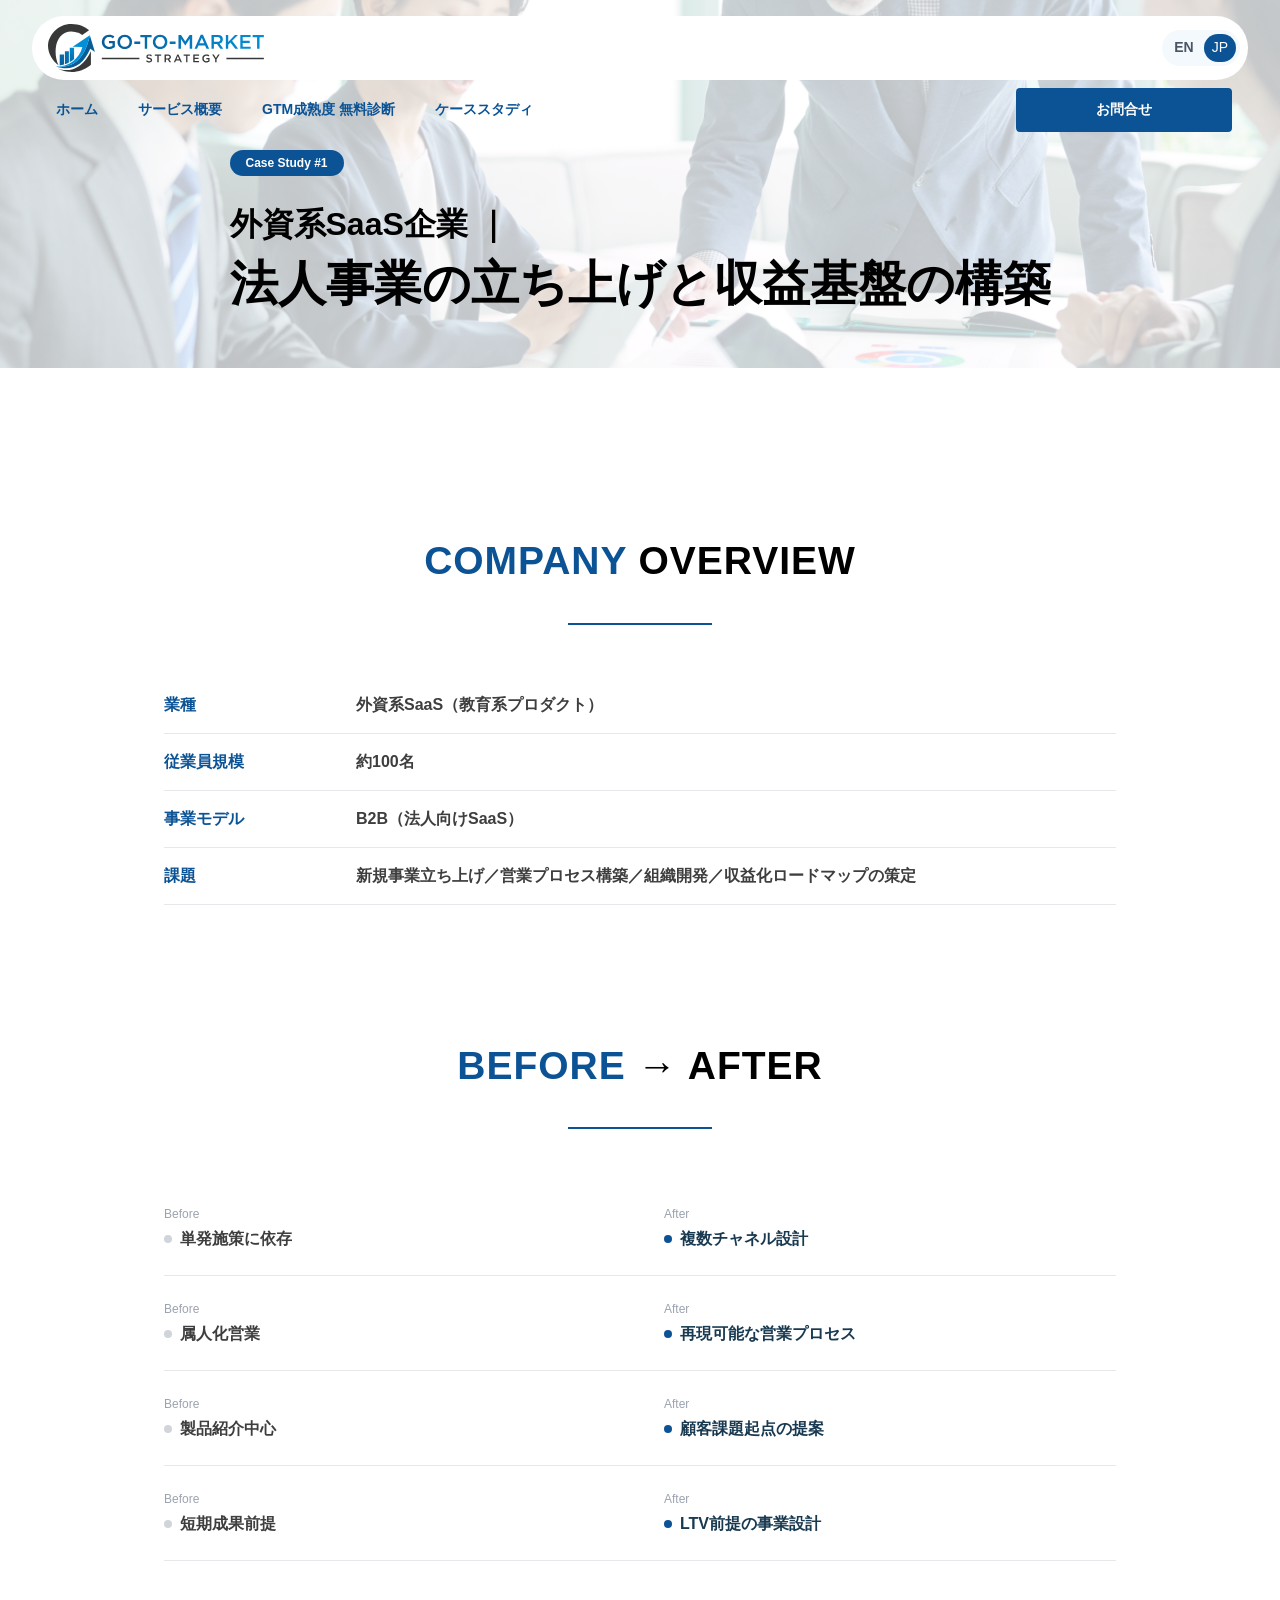
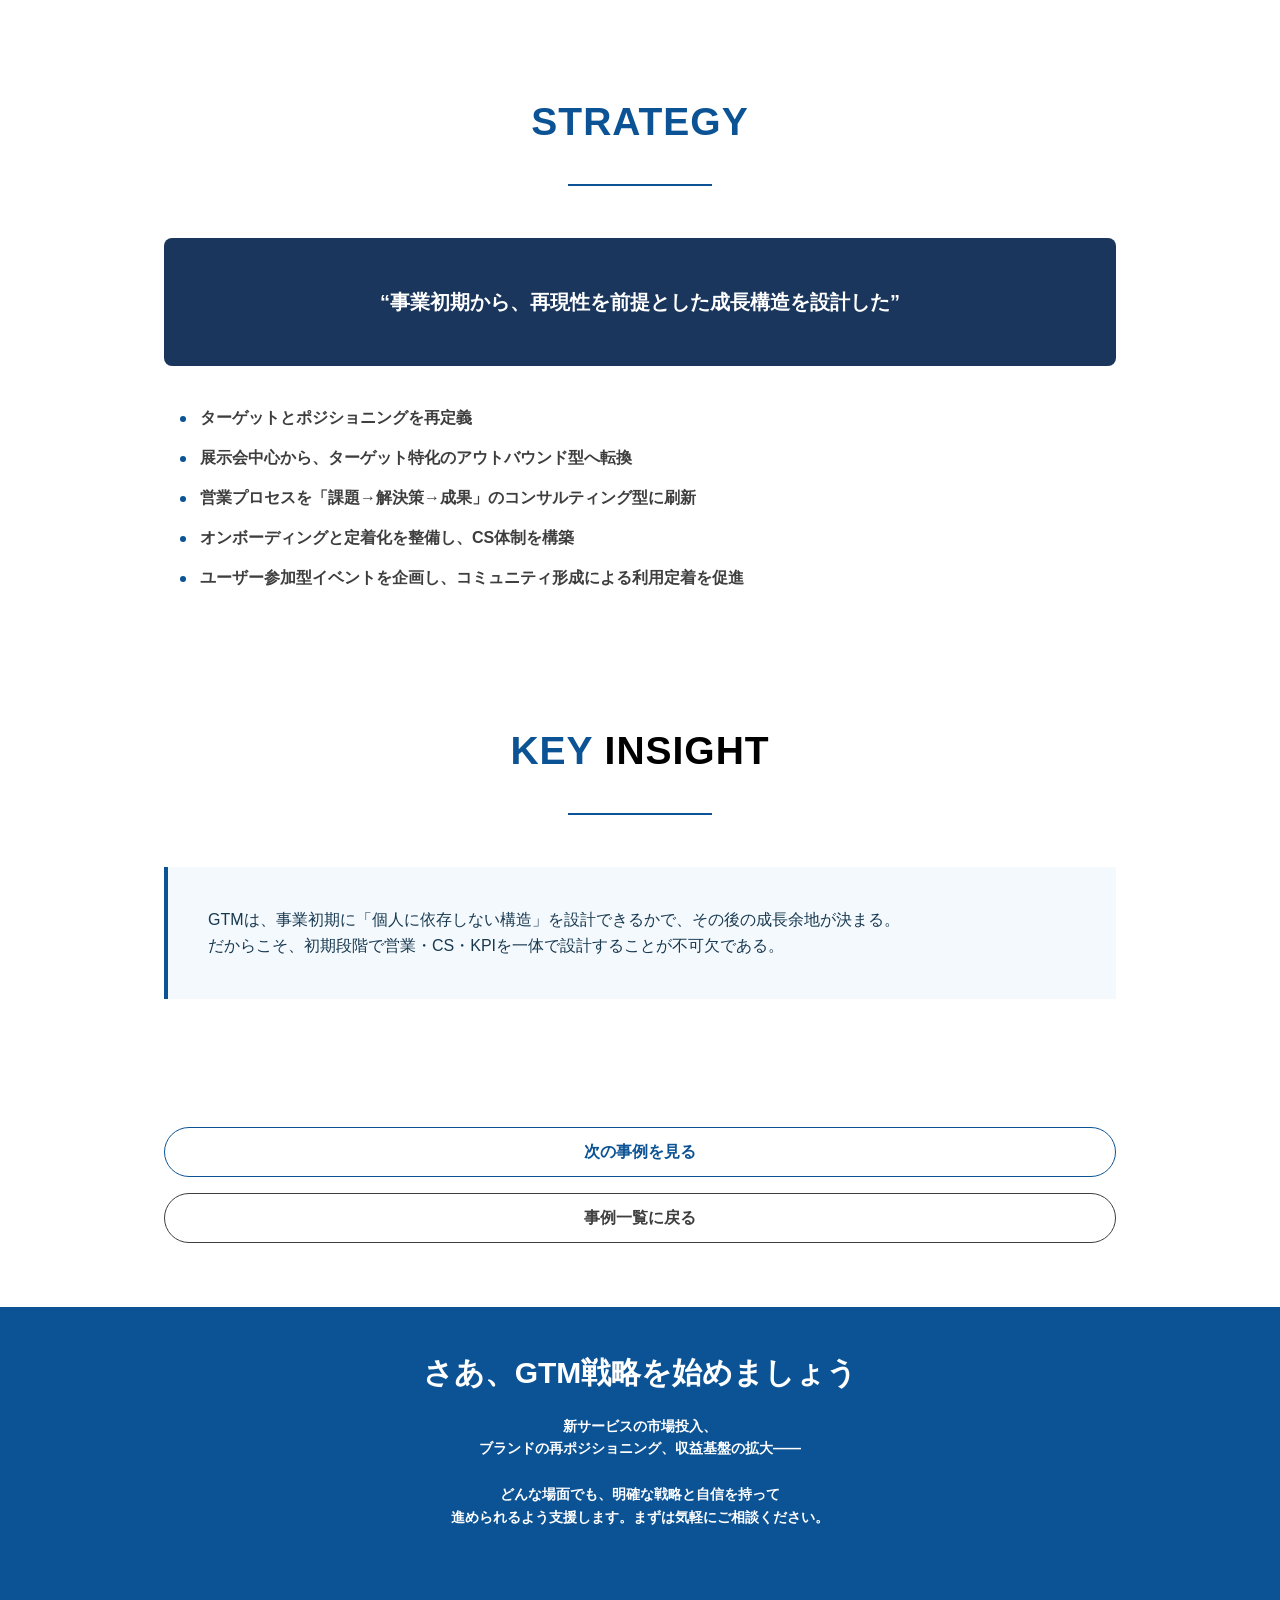
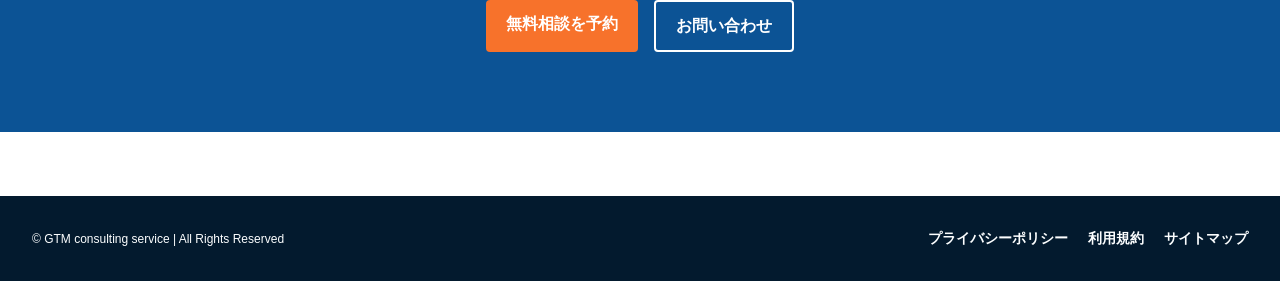
<file: case-study1/index.html>
<!doctype html>
<html lang="ja" class="scroll-smooth">
  <head>
    <script
      async
      src="https://www.googletagmanager.com/gtag/js?id=G-4X7XCBWJZS"
    ></script>
    <script>
      function gtag() {
        dataLayer.push(arguments);
      }
      ((window.dataLayer = window.dataLayer || []),
        gtag("js", new Date()),
        gtag("config", "G-4X7XCBWJZS"));
    </script>
    <meta charset="UTF-8" />
    <meta name="viewport" content="width=device-width,initial-scale=1" />
    <title>Case Study #1 | 株式会社カタリスト</title>
    <meta
      name="description"
      content="外資系SaaS企業の事例。事業初期から再現性のある成長構造を設計し、GTMの土台を構築したケーススタディ。"
    />
    <meta property="og:title" content="Case Study #1 | 株式会社カタリスト" />
    <meta
      property="og:description"
      content="外資系SaaS企業の事例。事業初期から再現性のある成長構造を設計し、GTMの土台を構築したケーススタディ。"
    />
    <meta property="og:type" content="article" />
    <meta property="og:url" content="https://go-to-market.jp/case-study1" />
    <meta
      property="og:image"
      content="https://go-to-market.jp/assets/images/cs_01.webp"
    />
    <meta property="og:site_name" content="Catalyst Inc." />
    <meta name="twitter:card" content="summary_large_image" />
    <meta name="twitter:title" content="Case Study #1 | 株式会社カタリスト" />
    <meta
      name="twitter:description"
      content="外資系SaaS企業の事例。事業初期から再現性のある成長構造を設計し、GTMの土台を構築したケーススタディ。"
    />
    <meta
      name="twitter:image"
      content="https://go-to-market.jp/assets/images/cs_01.webp"
    />
    <meta property="og:locale" content="ja_JP" />
    <link rel="canonical" href="https://go-to-market.jp/case-study1" />
    <link rel="icon" href="/favicon.ico" />
    <link rel="stylesheet" href="../output.min.css" />
    <link rel="stylesheet" href="../custom.css?v=20260227b" />
    <script src="../main.min.js" defer="defer"></script>
  </head>

  <body class="overflow-x-hidden font-bold">
    <div class="m-0 p-0 w-full">
      <div
        class="relative w-full bg-cover bg-center"
        style="
          background-image:
            linear-gradient(
              rgba(255, 255, 255, 0.75),
              rgba(255, 255, 255, 0.75)
            ),
            url(&quot;../assets/images/cs_01.webp&quot;);
        "
      >
        <header
          class="flex flex-col lg:justify-between items-center px-4 sm:px-6 lg:px-8 pt-2 sm:pt-4 text-sm 2xl:text-[17px] md:px-8 w-full max-w-7xl z-1 absolute left-0 right-0 m-auto"
        >
          <div
            class="flex justify-between w-full py-2 pl-4 pr-[50px] lg:pr-2 bg-white rounded-[44px] md:rounded-[50px] relative"
          >
            <h1 class="lg:flex-shrink-0 max-lg:w-full flex">
              <a href="/">
                <img
                  src="../assets/images/logo.svg"
                  alt="Logo"
                  class="h-10 lg:h-12 lg:hidden" />
                <img
                  src="../assets/images/logo.svg"
                  alt="Logo"
                  class="h-10 lg:h-12 max-lg:hidden"
              /></a>
            </h1>
            <div class="flex bg-lightBlue rounded-full p-1 gap-0.5 m-auto mr-0">
              <a
                href="/en/case-study1"
                class="px-2 py-1 text-sm rounded-full text-gray-600 hover:bg-gray-200 hover:text-gray-900 transition-all duration-200"
                >EN </a
              ><a
                href="javascript:void(0)"
                class="px-2 py-1 text-sm font-medium rounded-full bg-blueBrand text-white cursor-default"
                >JP</a
              >
            </div>
            <button
              id="mobile-menu-btn"
              class="lg:hidden flex flex-col justify-center absolute right-[16px] top-[11px] items-center w-8 h-8 space-y-1.5 focus:outline-none"
              aria-label="Toggle menu"
              aria-expanded="false"
              aria-controls="mobile-menu"
            >
              <span
                class="hamburger-line w-6 h-0.5 bg-blueBrand transition-all duration-300"
              ></span>
              <span
                class="hamburger-line w-6 h-0.5 bg-blueBrand transition-all duration-300"
              ></span>
              <span
                class="hamburger-line w-6 h-0.5 bg-blueBrand transition-all duration-300"
              ></span>
            </button>
          </div>
          <div class="flex lg:justify-between items-center w-full px-4">
            <nav
              class="cs-nav hidden lg:flex space-x-4 xl:space-x-7 items-center justify-between w-full pt-2 text-blueBrand"
            >
              <ul class="flex gap-6">
                <li>
                  <a
                    href="/"
                    class="relative inline-block px-2 hover:text-blueText before:content-[''] before:absolute before:-top-1 before:left-1/2 before:-translate-x-1/2 before:w-4 before:h-[1px] before:bg-blueBrand before:opacity-0 hover:before:opacity-100 before:transition focus:outline-none"
                    >ホーム</a
                  >
                </li>
                <li>
                  <a
                    href="/#service"
                    class="relative inline-block px-2 hover:text-blueText before:content-[''] before:absolute before:-top-1 before:left-1/2 before:-translate-x-1/2 before:w-5 before:h-[1px] before:bg-blueBrand before:opacity-0 hover:before:opacity-100 before:transition focus:outline-none"
                    >サービス概要</a
                  >
                </li>
                <li>
                  <a
                    href="/#free"
                    class="relative inline-block px-2 hover:text-blueText before:content-[''] before:absolute before:-top-1 before:left-1/2 before:-translate-x-1/2 before:w-12 before:h-[1px] before:bg-blueBrand before:opacity-0 hover:before:opacity-100 before:transition focus:outline-none"
                    >GTM成熟度 無料診断</a
                  >
                </li>
                <li>
                  <a
                    href="/#case"
                    class="relative inline-block px-2 hover:text-blueText before:content-[''] before:absolute before:-top-1 before:left-1/2 before:-translate-x-1/2 before:w-8 before:h-[1px] before:bg-blueBrand before:opacity-0 hover:before:opacity-100 before:transition focus:outline-none"
                    >ケーススタディ</a
                  >
                </li>
              </ul>
              <div>
                <a
                  href="/#contact"
                  class="hidden sm:block bg-blueBrand hover:bg-cyan-900 py-5 sm:py-3 px-20 sm:px-20 text-white rounded uppercase text-xs sm:text-sm transition-colors duration-200"
                  >お問合せ</a
                >
              </div>
            </nav>
            <div
              id="overlay"
              class="fixed inset-0 bg-black bg-opacity-50 z-40 hidden"
            ></div>
            <div
              id="mobile-menu"
              class="fixed top-0 left-0 h-full w-64 bg-gray-800 transform transition-transform duration-300 ease-in-out z-50 -translate-x-full"
            >
              <button
                id="close-menu-btn"
                class="absolute top-4 right-4 text-white text-2xl focus:outline-none"
              >
                ✕
              </button>
              <nav class="cs-mobile-menu flex flex-col py-4">
                <a
                  href="/"
                  class="block px-4 py-3 text-white hover:text-blueText hover:bg-gray-700 transition-all duration-200 border-b border-gray-700"
                  >ホーム</a
                >
                <a
                  href="/#service"
                  class="block px-4 py-3 text-white hover:text-blueText hover:bg-gray-700 transition-all duration-200 border-b border-gray-700"
                  >サービス概要</a
                >
                <a
                  href="/#free"
                  class="block px-4 py-3 text-white hover:text-blueText hover:bg-gray-700 transition-all duration-200 border-b border-gray-700"
                  >GTM成熟度 無料診断</a
                >
                <a
                  href="/#case"
                  class="block px-4 py-3 text-white hover:text-blueText hover:bg-gray-700 transition-all duration-200"
                  >ケーススタディ</a
                >
                <a
                  href="/#contact"
                  class="bg-blueBrand hover:bg-cyan-900 py-3 px-4 mx-4 mt-4 text-white rounded uppercase text-center transition-colors duration-200"
                  >お問合せ</a
                >
              </nav>
            </div>
          </div>
        </header>
        <!-- Hero Section -->
        <section class="cs-hero pt-[160px] md:pt-[240px]">
          <div class="cs-hero__inner">
            <span class="cs-hero__badge">Case Study #1</span>
            <h1 class="cs-hero__title">
              <span class="cs-hero__title-main">外資系SaaS企業 ｜ </span
              ><span class="cs-hero__title-sub"
                >法人事業の立ち上げと収益基盤の構築</span
              >
            </h1>
          </div>
        </section>
      </div>

      <main class="page-content page-content--cs">
        <div class="cs-container px-6 py-16 md:py-24">
          <!-- Company Overview -->
          <section>
            <h2 class="cs-section-title">Company <span>Overview</span></h2>
            <div>
              <div class="overview-row">
                <span class="overview-label">業種</span>
                <span class="overview-value"
                  >外資系SaaS（教育系プロダクト）</span
                >
              </div>
              <div class="overview-row">
                <span class="overview-label">従業員規模</span>
                <span class="overview-value">約100名</span>
              </div>
              <div class="overview-row">
                <span class="overview-label">事業モデル</span>
                <span class="overview-value">B2B（法人向けSaaS）</span>
              </div>
              <div class="overview-row">
                <span class="overview-label">課題</span>
                <span class="overview-value"
                  >新規事業立ち上げ／営業プロセス構築／組織開発／収益化ロードマップの策定</span
                >
              </div>
            </div>
          </section>

          <!-- Before -> After -->
          <section>
            <h2 class="cs-section-title">Before <span>→ After</span></h2>
            <div>
              <div class="ba-row">
                <div class="ba-col">
                  <span class="ba-label">Before</span>
                  <div class="ba-item ba-item-before">単発施策に依存</div>
                </div>
                <div class="ba-col">
                  <span class="ba-label">After</span>
                  <div class="ba-item ba-item-after">複数チャネル設計</div>
                </div>
              </div>
              <div class="ba-row">
                <div class="ba-col">
                  <span class="ba-label">Before</span>
                  <div class="ba-item ba-item-before">属人化営業</div>
                </div>
                <div class="ba-col">
                  <span class="ba-label">After</span>
                  <div class="ba-item ba-item-after">
                    再現可能な営業プロセス
                  </div>
                </div>
              </div>
              <div class="ba-row">
                <div class="ba-col">
                  <span class="ba-label">Before</span>
                  <div class="ba-item ba-item-before">製品紹介中心</div>
                </div>
                <div class="ba-col">
                  <span class="ba-label">After</span>
                  <div class="ba-item ba-item-after">顧客課題起点の提案</div>
                </div>
              </div>
              <div class="ba-row">
                <div class="ba-col">
                  <span class="ba-label">Before</span>
                  <div class="ba-item ba-item-before">短期成果前提</div>
                </div>
                <div class="ba-col">
                  <span class="ba-label">After</span>
                  <div class="ba-item ba-item-after">LTV前提の事業設計</div>
                </div>
              </div>
            </div>
          </section>

          <!-- Strategy -->
          <section>
            <h2 class="cs-section-title">Strategy</h2>
            <div class="strategy-box">
              “事業初期から、再現性を前提とした成長構造を設計した”
            </div>
            <ul class="strategy-list">
              <li>ターゲットとポジショニングを再定義</li>
              <li>展示会中心から、ターゲット特化のアウトバウンド型へ転換</li>
              <li>
                営業プロセスを「課題→解決策→成果」のコンサルティング型に刷新
              </li>
              <li>オンボーディングと定着化を整備し、CS体制を構築</li>
              <li>
                ユーザー参加型イベントを企画し、コミュニティ形成による利用定着を促進
              </li>
            </ul>
          </section>

          <!-- Key Insight -->
          <section>
            <h2 class="cs-section-title">Key <span>Insight</span></h2>
            <div class="insight-box">
              <p class="insight-text">
                GTMは、事業初期に「個人に依存しない構造」を設計できるかで、その後の成長余地が決まる。<br />
                だからこそ、初期段階で営業・CS・KPIを一体で設計することが不可欠である。
              </p>
            </div>
          </section>

          <!-- Navigation Links -->
          <div
            class="cs-nav flex flex-col sm:flex-row gap-4 sm:gap-6 justify-center items-center pt-8"
          >
            <a
              href="/case-study2"
              class="w-full sm:w-auto text-blueBrand border border-blueBrand hover:bg-blueBrand hover:text-white text-center py-3 px-8 rounded-full transition-all duration-300"
              >次の事例を見る</a
            >
            <a
              href="/#case"
              class="w-full sm:w-auto text-grayText border border-gray-300 hover:bg-gray-100 text-center py-3 px-8 rounded-full transition-all duration-300"
              >事例一覧に戻る</a
            >
          </div>
        </div>

        <!-- CTA Section -->
        <section class="cta-section">
          <div class="max-w-4xl mx-auto">
            <h2 class="text-2xl md:text-3xl font-bold mb-6">
              さあ、GTM戦略を始めましょう
            </h2>
            <p class="text-sm md:text-base opacity-80 mb-8 leading-relaxed">
              新サービスの市場投入、<br />
              ブランドの再ポジショニング、収益基盤の拡大——<br /><br />
              どんな場面でも、明確な戦略と自信を持って<br />
              進められるよう支援します。まずは気軽にご相談ください。
            </p>
            <div class="flex sm:flex-row gap-4 justify-center">
              <a href="/#free" class="cs-button--primary">無料相談を予約</a>
              <a href="/#contact" class="cs-button--secondary">お問い合わせ</a>
            </div>
          </div>
        </section>
      </main>

      <footer class="bg-footerBlue">
        <div
          class="text-lightGray lg:text-base flex max-lg:flex-col sm:justify-between items-center w-[95%] max-w-7xl mx-auto py-8 sm:py-[62px] gap-6"
        >
          <p
            class="font-normal text-center sm:text-left max-lg:order-2 text-[12px]"
          >
            © GTM consulting service <span id="year"></span> | All Rights
            Reserved
          </p>
          <div class="flex gap-5 order-1 text-[14px]">
            <a href="/privacy-policy/" class="hover:underline"
              >プライバシーポリシー</a
            >
            <a href="/terms/" class="hover:underline">利用規約</a>
            <a href="/sitemap/" class="hover:underline">サイトマップ</a>
          </div>
        </div>
      </footer>
    </div>
  </body>
</html>
</file>
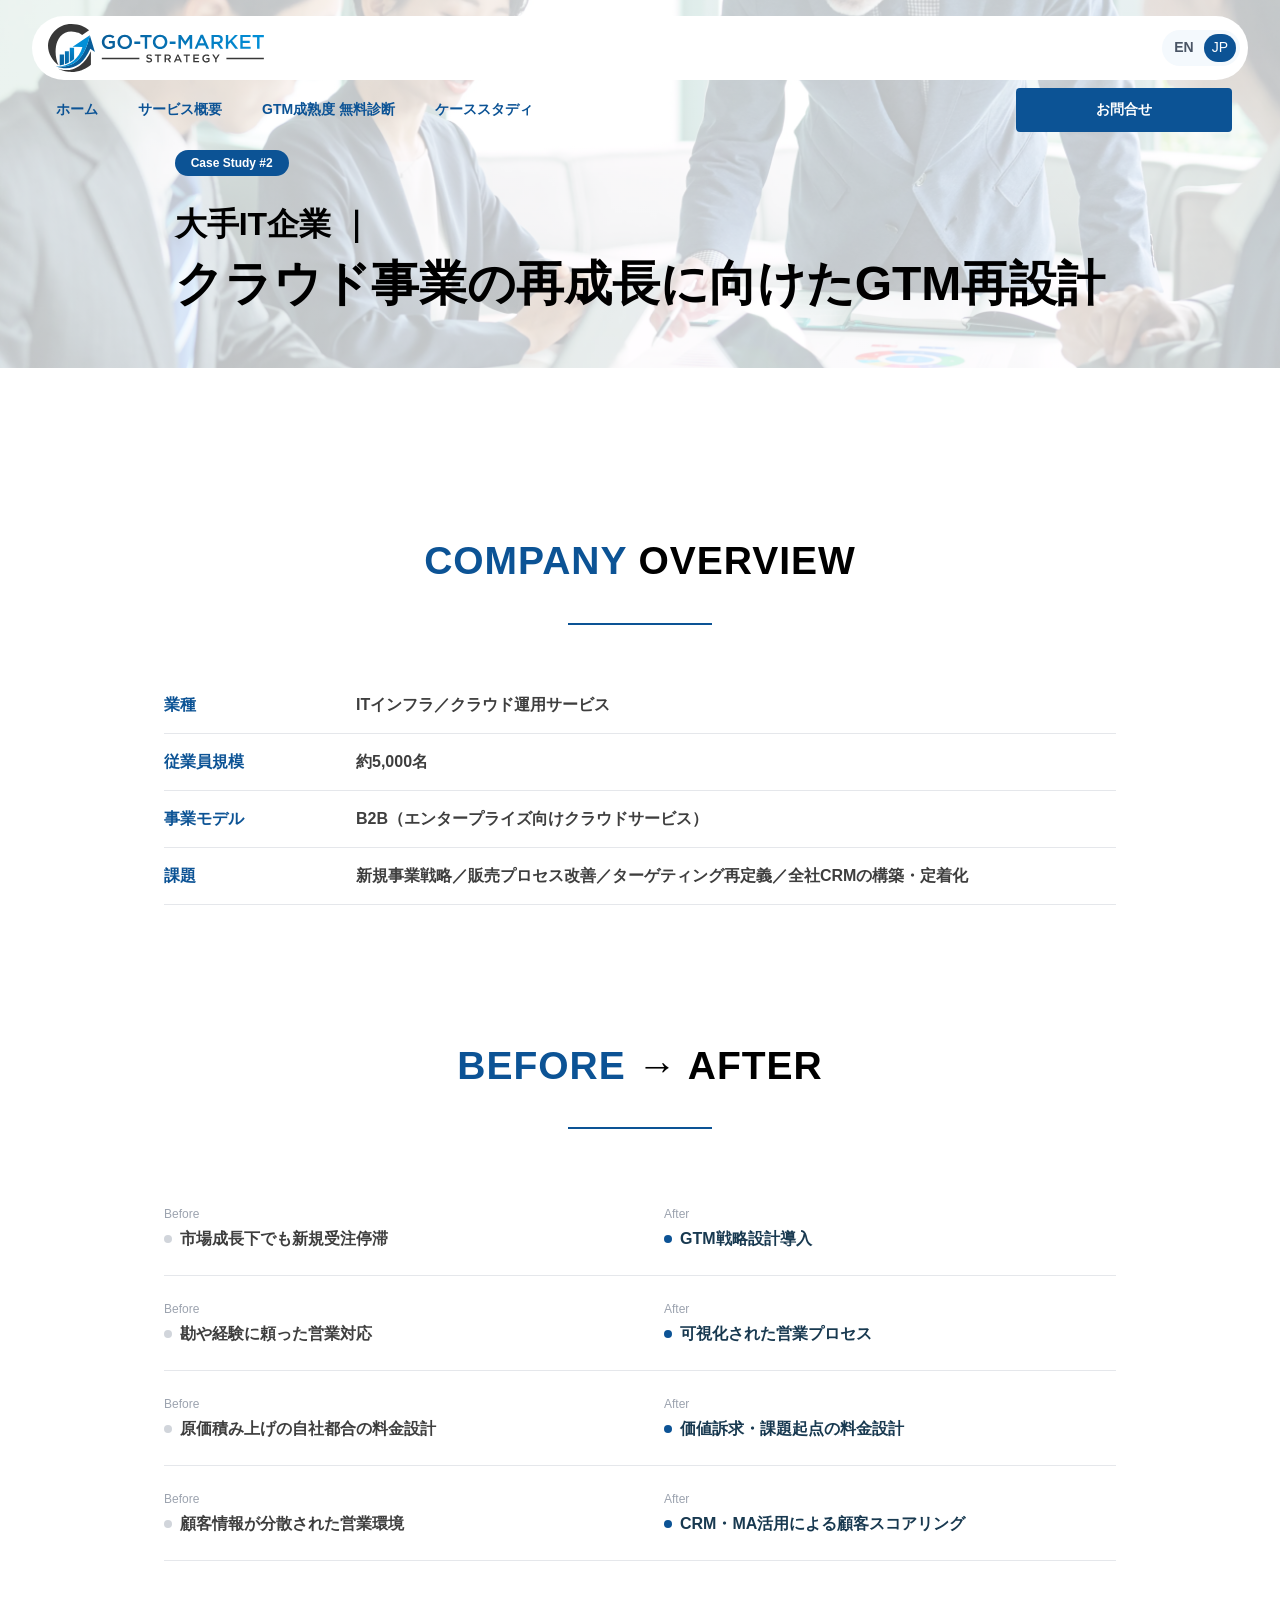
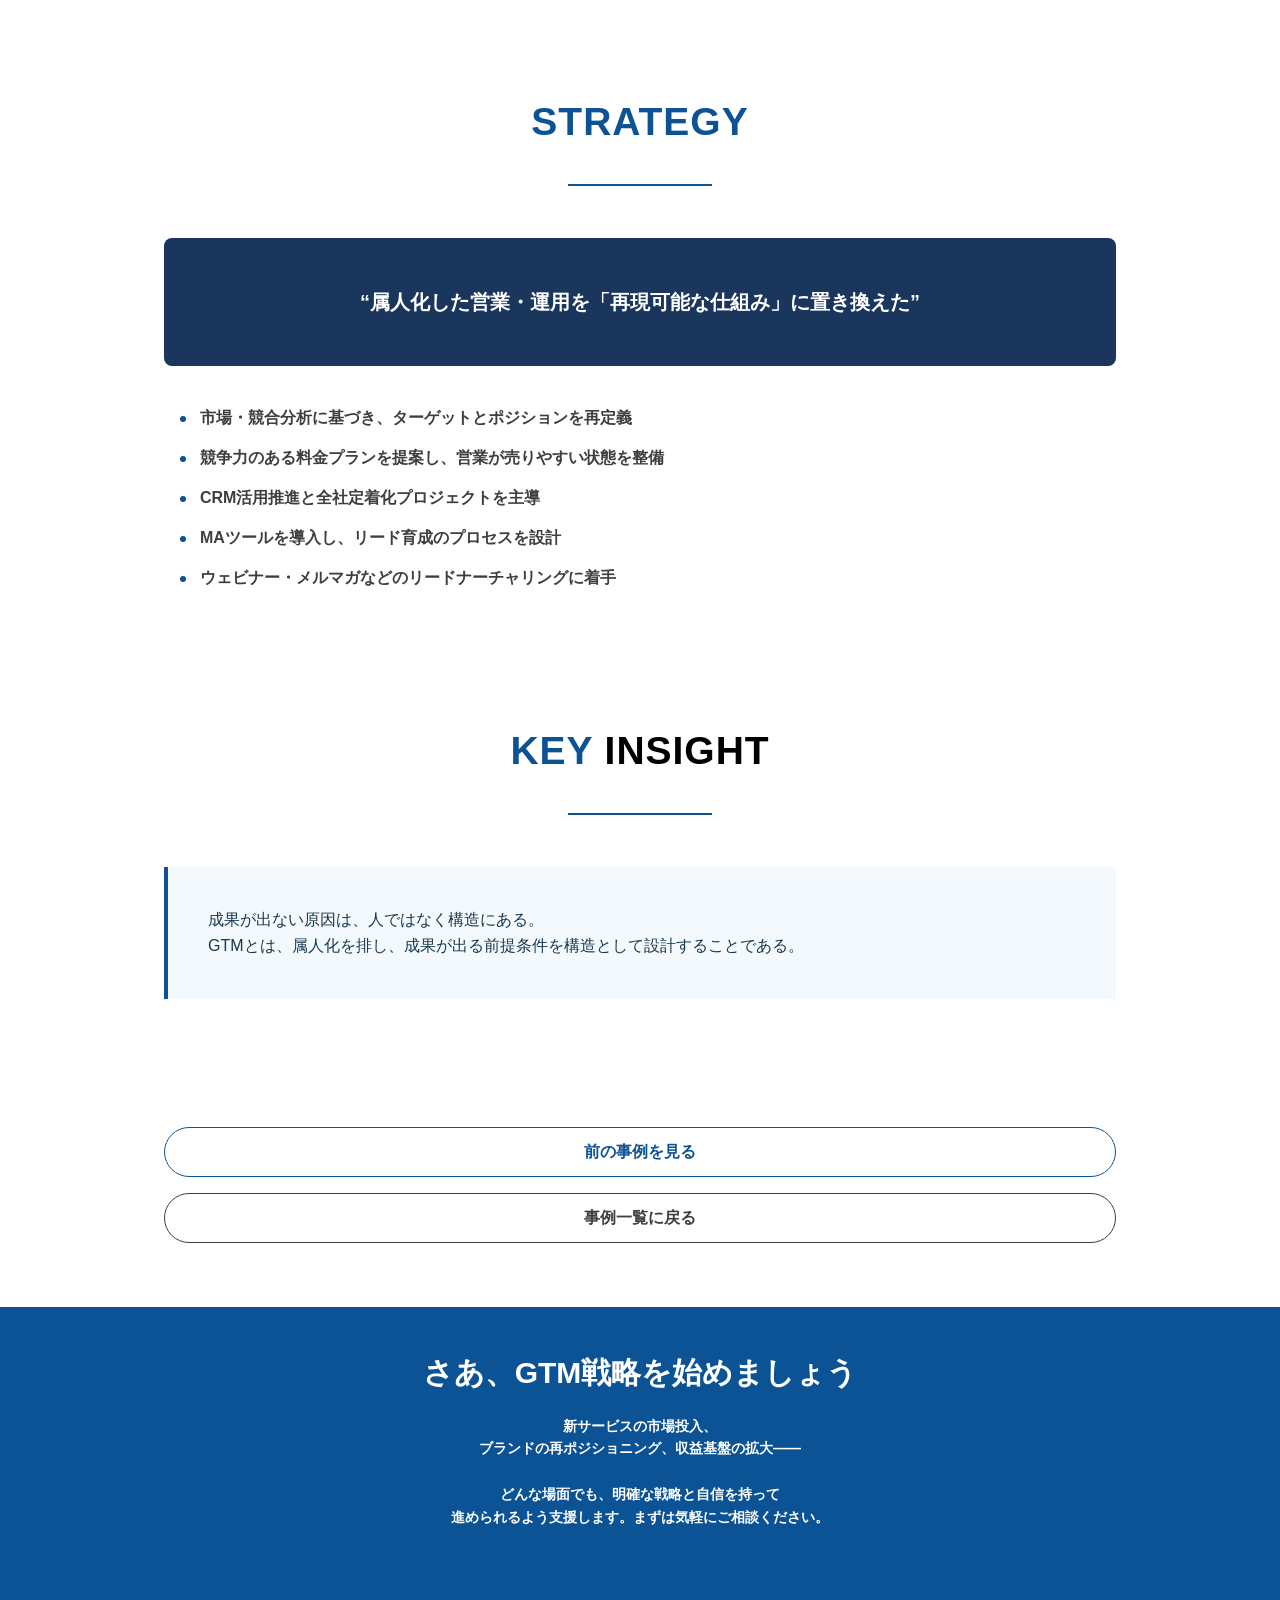
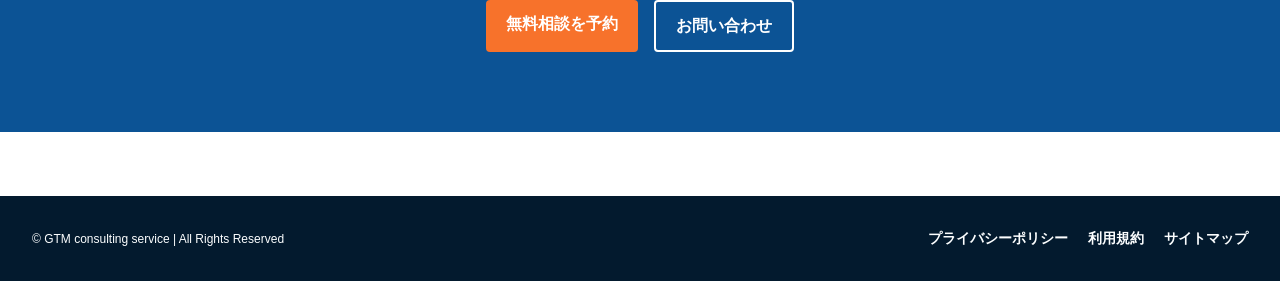
<file: case-study2/index.html>
<!doctype html>
<html lang="ja" class="scroll-smooth">
  <head>
    <script
      async
      src="https://www.googletagmanager.com/gtag/js?id=G-4X7XCBWJZS"
    ></script>
    <script>
      function gtag() {
        dataLayer.push(arguments);
      }
      ((window.dataLayer = window.dataLayer || []),
        gtag("js", new Date()),
        gtag("config", "G-4X7XCBWJZS"));
    </script>
    <meta charset="UTF-8" />
    <meta name="viewport" content="width=device-width,initial-scale=1" />
    <title>Case Study #2 | 株式会社カタリスト</title>
    <meta
      name="description"
      content="大手IT企業の事例。クラウド事業の再成長に向けたGTM再設計のケーススタディ。"
    />
    <meta property="og:title" content="Case Study #2 | 株式会社カタリスト" />
    <meta
      property="og:description"
      content="大手IT企業の事例。クラウド事業の再成長に向けたGTM再設計のケーススタディ。"
    />
    <meta property="og:type" content="article" />
    <meta property="og:url" content="https://go-to-market.jp/case-study2" />
    <meta
      property="og:image"
      content="https://go-to-market.jp/assets/images/cs_01.webp"
    />
    <meta property="og:site_name" content="Catalyst Inc." />
    <meta name="twitter:card" content="summary_large_image" />
    <meta name="twitter:title" content="Case Study #2 | 株式会社カタリスト" />
    <meta
      name="twitter:description"
      content="大手IT企業の事例。クラウド事業の再成長に向けたGTM再設計のケーススタディ。"
    />
    <meta
      name="twitter:image"
      content="https://go-to-market.jp/assets/images/cs_01.webp"
    />
    <meta property="og:locale" content="ja_JP" />
    <link rel="canonical" href="https://go-to-market.jp/case-study2" />
    <link rel="icon" href="/favicon.ico" />
    <link rel="stylesheet" href="../output.min.css" />
    <link rel="stylesheet" href="../custom.css?v=20260227b" />
    <script src="../main.min.js" defer="defer"></script>
  </head>

  <body class="overflow-x-hidden font-bold">
    <div class="m-0 p-0 w-full">
      <div
        class="relative w-full bg-cover bg-center"
        style="
          background-image:
            linear-gradient(
              rgba(255, 255, 255, 0.75),
              rgba(255, 255, 255, 0.75)
            ),
            url(&quot;../assets/images/cs_01.webp&quot;);
        "
      >
        <header
          class="flex flex-col lg:justify-between items-center px-4 sm:px-6 lg:px-8 pt-2 sm:pt-4 text-sm 2xl:text-[17px] md:px-8 w-full max-w-7xl z-1 absolute left-0 right-0 m-auto"
        >
          <div
            class="flex justify-between w-full py-2 pl-4 pr-[50px] lg:pr-2 bg-white rounded-[44px] md:rounded-[50px] relative"
          >
            <h1 class="lg:flex-shrink-0 max-lg:w-full flex">
              <a href="/">
                <img
                  src="../assets/images/logo.svg"
                  alt="Logo"
                  class="h-10 lg:h-12 lg:hidden" />
                <img
                  src="../assets/images/logo.svg"
                  alt="Logo"
                  class="h-10 lg:h-12 max-lg:hidden"
              /></a>
            </h1>
            <div class="flex bg-lightBlue rounded-full p-1 gap-0.5 m-auto mr-0">
              <a
                href="/en/case-study2"
                class="px-2 py-1 text-sm rounded-full text-gray-600 hover:bg-gray-200 hover:text-gray-900 transition-all duration-200"
                >EN </a
              ><a
                href="javascript:void(0)"
                class="px-2 py-1 text-sm font-medium rounded-full bg-blueBrand text-white cursor-default"
                >JP</a
              >
            </div>
            <button
              id="mobile-menu-btn"
              class="lg:hidden flex flex-col justify-center absolute right-[16px] top-[11px] items-center w-8 h-8 space-y-1.5 focus:outline-none"
              aria-label="Toggle menu"
              aria-expanded="false"
              aria-controls="mobile-menu"
            >
              <span
                class="hamburger-line w-6 h-0.5 bg-blueBrand transition-all duration-300"
              ></span>
              <span
                class="hamburger-line w-6 h-0.5 bg-blueBrand transition-all duration-300"
              ></span>
              <span
                class="hamburger-line w-6 h-0.5 bg-blueBrand transition-all duration-300"
              ></span>
            </button>
          </div>
          <div class="flex lg:justify-between items-center w-full px-4">
            <nav
              class="cs-nav hidden lg:flex space-x-4 xl:space-x-7 items-center justify-between w-full pt-2 text-blueBrand"
            >
              <ul class="flex gap-6">
                <li>
                  <a
                    href="/"
                    class="relative inline-block px-2 hover:text-blueText before:content-[''] before:absolute before:-top-1 before:left-1/2 before:-translate-x-1/2 before:w-4 before:h-[1px] before:bg-blueBrand before:opacity-0 hover:before:opacity-100 before:transition focus:outline-none"
                    >ホーム</a
                  >
                </li>
                <li>
                  <a
                    href="/#service"
                    class="relative inline-block px-2 hover:text-blueText before:content-[''] before:absolute before:-top-1 before:left-1/2 before:-translate-x-1/2 before:w-5 before:h-[1px] before:bg-blueBrand before:opacity-0 hover:before:opacity-100 before:transition focus:outline-none"
                    >サービス概要</a
                  >
                </li>
                <li>
                  <a
                    href="/#free"
                    class="relative inline-block px-2 hover:text-blueText before:content-[''] before:absolute before:-top-1 before:left-1/2 before:-translate-x-1/2 before:w-12 before:h-[1px] before:bg-blueBrand before:opacity-0 hover:before:opacity-100 before:transition focus:outline-none"
                    >GTM成熟度 無料診断</a
                  >
                </li>
                <li>
                  <a
                    href="/#case"
                    class="relative inline-block px-2 hover:text-blueText before:content-[''] before:absolute before:-top-1 before:left-1/2 before:-translate-x-1/2 before:w-8 before:h-[1px] before:bg-blueBrand before:opacity-0 hover:before:opacity-100 before:transition focus:outline-none"
                    >ケーススタディ</a
                  >
                </li>
              </ul>
              <div>
                <a
                  href="/#contact"
                  class="hidden sm:block bg-blueBrand hover:bg-cyan-900 py-5 sm:py-3 px-20 sm:px-20 text-white rounded uppercase text-xs sm:text-sm transition-colors duration-200"
                  >お問合せ</a
                >
              </div>
            </nav>
            <div
              id="overlay"
              class="fixed inset-0 bg-black bg-opacity-50 z-40 hidden"
            ></div>
            <div
              id="mobile-menu"
              class="fixed top-0 left-0 h-full w-64 bg-gray-800 transform transition-transform duration-300 ease-in-out z-50 -translate-x-full"
            >
              <button
                id="close-menu-btn"
                class="absolute top-4 right-4 text-white text-2xl focus:outline-none"
              >
                ✕
              </button>
              <nav class="cs-mobile-menu flex flex-col py-4">
                <a
                  href="/"
                  class="block px-4 py-3 text-white hover:text-blueText hover:bg-gray-700 transition-all duration-200 border-b border-gray-700"
                  >ホーム</a
                >
                <a
                  href="/#service"
                  class="block px-4 py-3 text-white hover:text-blueText hover:bg-gray-700 transition-all duration-200 border-b border-gray-700"
                  >サービス概要</a
                >
                <a
                  href="/#free"
                  class="block px-4 py-3 text-white hover:text-blueText hover:bg-gray-700 transition-all duration-200 border-b border-gray-700"
                  >GTM成熟度 無料診断</a
                >
                <a
                  href="/#case"
                  class="block px-4 py-3 text-white hover:text-blueText hover:bg-gray-700 transition-all duration-200"
                  >ケーススタディ</a
                >
                <a
                  href="/#contact"
                  class="bg-blueBrand hover:bg-cyan-900 py-3 px-4 mx-4 mt-4 text-white rounded uppercase text-center transition-colors duration-200"
                  >お問合せ</a
                >
              </nav>
            </div>
          </div>
        </header>

        <!-- Hero Section -->
        <section class="cs-hero pt-[160px] md:pt-[240px]">
          <div class="cs-hero__inner">
            <span class="cs-hero__badge">Case Study #2</span>
            <h1 class="cs-hero__title">
              <span class="cs-hero__title-main">大手IT企業 ｜ </span
              ><span class="cs-hero__title-sub"
                >クラウド事業の再成長に向けたGTM再設計</span
              >
            </h1>
          </div>
        </section>
      </div>

      <main class="page-content page-content--cs">
        <div class="cs-container px-6 py-16 md:py-24">
          <!-- Company Overview -->
          <section>
            <h2 class="cs-section-title">Company <span>Overview</span></h2>
            <div>
              <div class="overview-row">
                <span class="overview-label">業種</span>
                <span class="overview-value"
                  >ITインフラ／クラウド運用サービス</span
                >
              </div>
              <div class="overview-row">
                <span class="overview-label">従業員規模</span>
                <span class="overview-value">約5,000名</span>
              </div>
              <div class="overview-row">
                <span class="overview-label">事業モデル</span>
                <span class="overview-value"
                  >B2B（エンタープライズ向けクラウドサービス）</span
                >
              </div>
              <div class="overview-row">
                <span class="overview-label">課題</span>
                <span class="overview-value"
                  >新規事業戦略／販売プロセス改善／ターゲティング再定義／全社CRMの構築・定着化</span
                >
              </div>
            </div>
          </section>

          <!-- Before -> After -->
          <section>
            <h2 class="cs-section-title">Before <span>→ After</span></h2>
            <div>
              <div class="ba-row">
                <div class="ba-col">
                  <span class="ba-label">Before</span>
                  <div class="ba-item ba-item-before">
                    市場成長下でも新規受注停滞
                  </div>
                </div>
                <div class="ba-col">
                  <span class="ba-label">After</span>
                  <div class="ba-item ba-item-after">GTM戦略設計導入</div>
                </div>
              </div>
              <div class="ba-row">
                <div class="ba-col">
                  <span class="ba-label">Before</span>
                  <div class="ba-item ba-item-before">
                    勘や経験に頼った営業対応
                  </div>
                </div>
                <div class="ba-col">
                  <span class="ba-label">After</span>
                  <div class="ba-item ba-item-after">
                    可視化された営業プロセス
                  </div>
                </div>
              </div>
              <div class="ba-row">
                <div class="ba-col">
                  <span class="ba-label">Before</span>
                  <div class="ba-item ba-item-before">
                    原価積み上げの自社都合の料金設計
                  </div>
                </div>
                <div class="ba-col">
                  <span class="ba-label">After</span>
                  <div class="ba-item ba-item-after">
                    価値訴求・課題起点の料金設計
                  </div>
                </div>
              </div>
              <div class="ba-row">
                <div class="ba-col">
                  <span class="ba-label">Before</span>
                  <div class="ba-item ba-item-before">
                    顧客情報が分散された営業環境
                  </div>
                </div>
                <div class="ba-col">
                  <span class="ba-label">After</span>
                  <div class="ba-item ba-item-after">
                    CRM・MA活用による顧客スコアリング
                  </div>
                </div>
              </div>
            </div>
          </section>

          <!-- Strategy -->
          <section>
            <h2 class="cs-section-title">Strategy</h2>
            <div class="strategy-box">
              “属人化した営業・運用を「再現可能な仕組み」に置き換えた”
            </div>
            <ul class="strategy-list">
              <li>市場・競合分析に基づき、ターゲットとポジションを再定義</li>
              <li>
                競争力のある料金プランを提案し、営業が売りやすい状態を整備
              </li>
              <li>CRM活用推進と全社定着化プロジェクトを主導</li>
              <li>MAツールを導入し、リード育成のプロセスを設計</li>
              <li>ウェビナー・メルマガなどのリードナーチャリングに着手</li>
            </ul>
          </section>

          <!-- Key Insight -->
          <section>
            <h2 class="cs-section-title">Key <span>Insight</span></h2>
            <div class="insight-box">
              <p class="insight-text">
                成果が出ない原因は、人ではなく構造にある。<br />
                GTMとは、属人化を排し、成果が出る前提条件を構造として設計することである。
              </p>
            </div>
          </section>

          <!-- Navigation Links -->
          <div
            class="cs-nav flex flex-col sm:flex-row gap-4 sm:gap-6 justify-center items-center pt-8"
          >
            <a
              href="/case-study1"
              class="w-full sm:w-auto text-blueBrand border border-blueBrand hover:bg-blueBrand hover:text-white text-center py-3 px-8 rounded-full transition-all duration-300"
              >前の事例を見る</a
            >
            <a
              href="/#case"
              class="w-full sm:w-auto text-grayText border border-gray-300 hover:bg-gray-100 text-center py-3 px-8 rounded-full transition-all duration-300"
              >事例一覧に戻る</a
            >
          </div>
        </div>

        <!-- CTA Section -->
        <section class="cta-section">
          <div class="max-w-4xl mx-auto">
            <h2 class="text-2xl md:text-3xl font-bold mb-6">
              さあ、GTM戦略を始めましょう
            </h2>
            <p class="text-sm md:text-base opacity-80 mb-8 leading-relaxed">
              新サービスの市場投入、<br />
              ブランドの再ポジショニング、収益基盤の拡大——<br /><br />
              どんな場面でも、明確な戦略と自信を持って<br />
              進められるよう支援します。まずは気軽にご相談ください。
            </p>
            <div class="flex sm:flex-row gap-4 justify-center">
              <a href="/#free" class="cs-button--primary">無料相談を予約</a>
              <a href="/#contact" class="cs-button--secondary">お問い合わせ</a>
            </div>
          </div>
        </section>
      </main>

      <footer class="bg-footerBlue">
        <div
          class="text-lightGray lg:text-base flex max-lg:flex-col sm:justify-between items-center w-[95%] max-w-7xl mx-auto py-8 sm:py-[62px] gap-6"
        >
          <p
            class="font-normal text-center sm:text-left max-lg:order-2 text-[12px]"
          >
            © GTM consulting service <span id="year"></span> | All Rights
            Reserved
          </p>
          <div class="flex gap-5 order-1 text-[14px]">
            <a href="/privacy-policy/" class="hover:underline"
              >プライバシーポリシー</a
            >
            <a href="/terms/" class="hover:underline">利用規約</a>
            <a href="/sitemap/" class="hover:underline">サイトマップ</a>
          </div>
        </div>
      </footer>
    </div>
  </body>
</html>
</file>
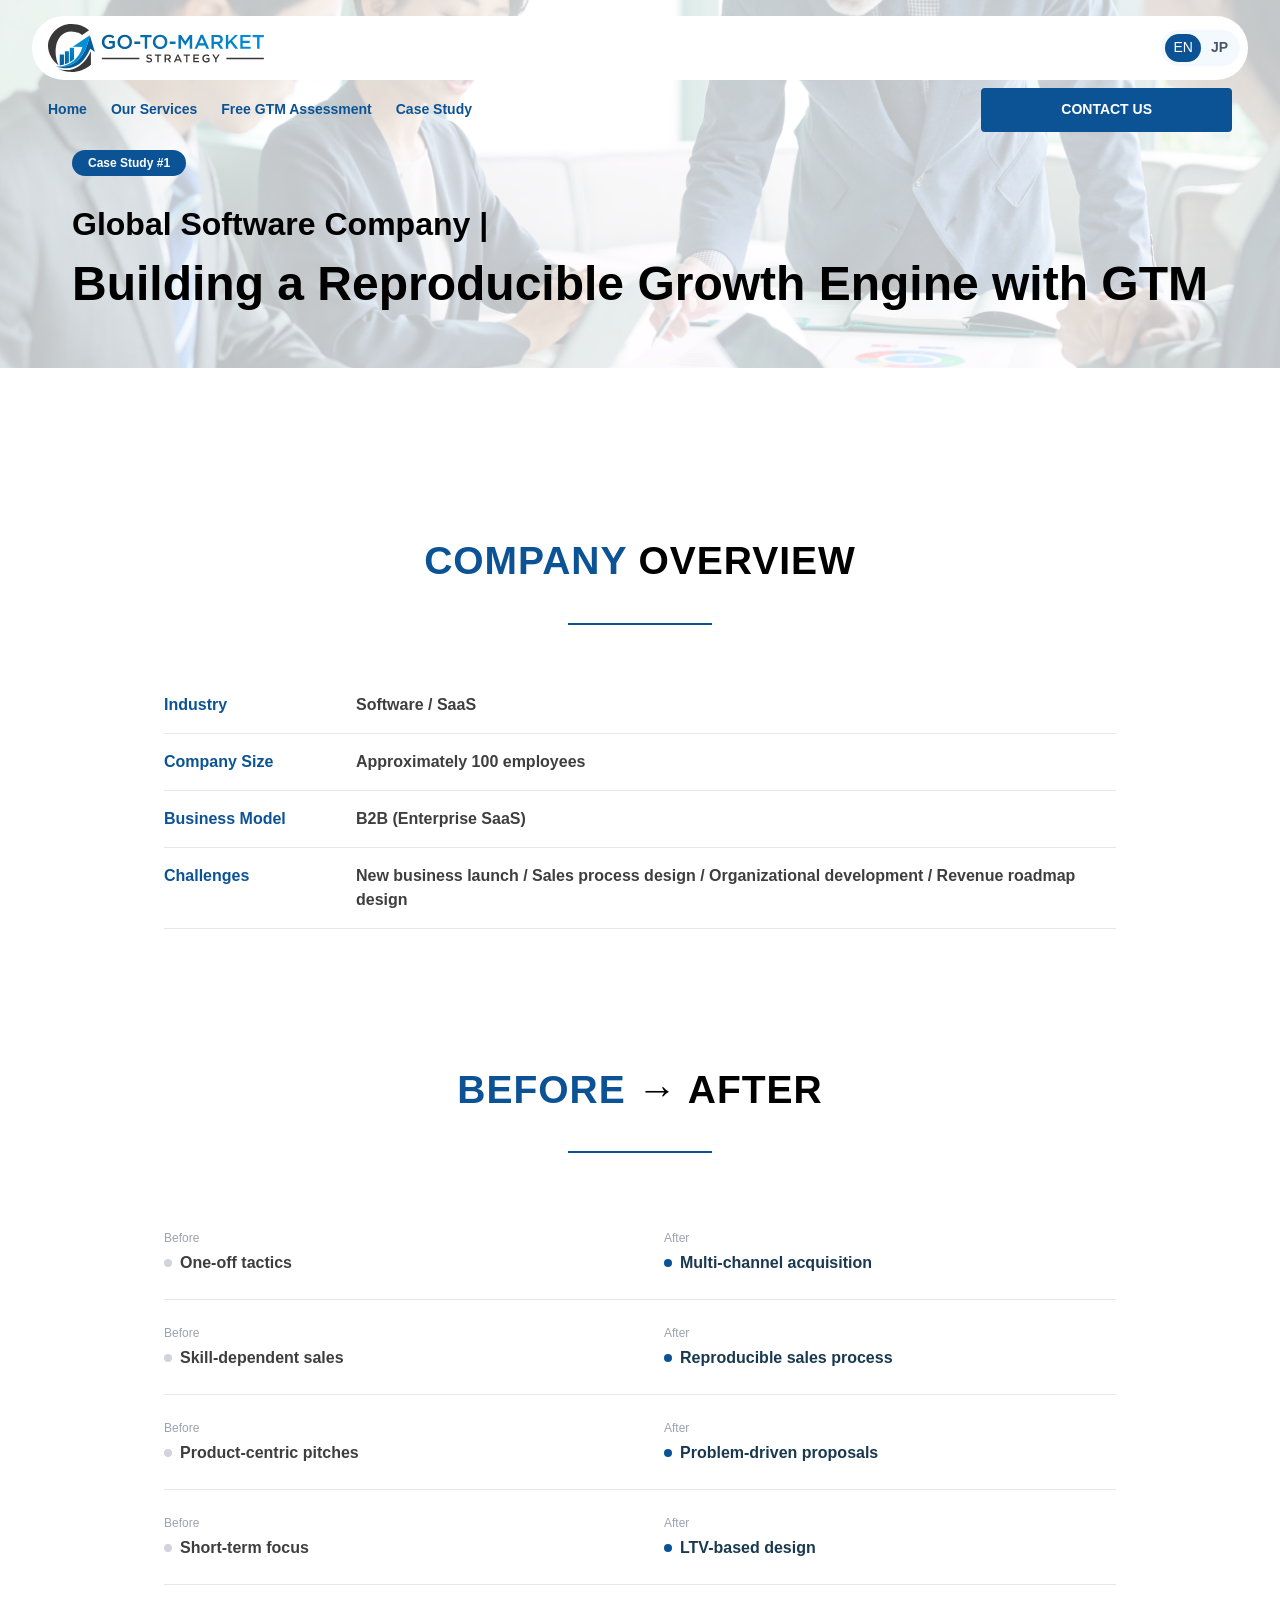
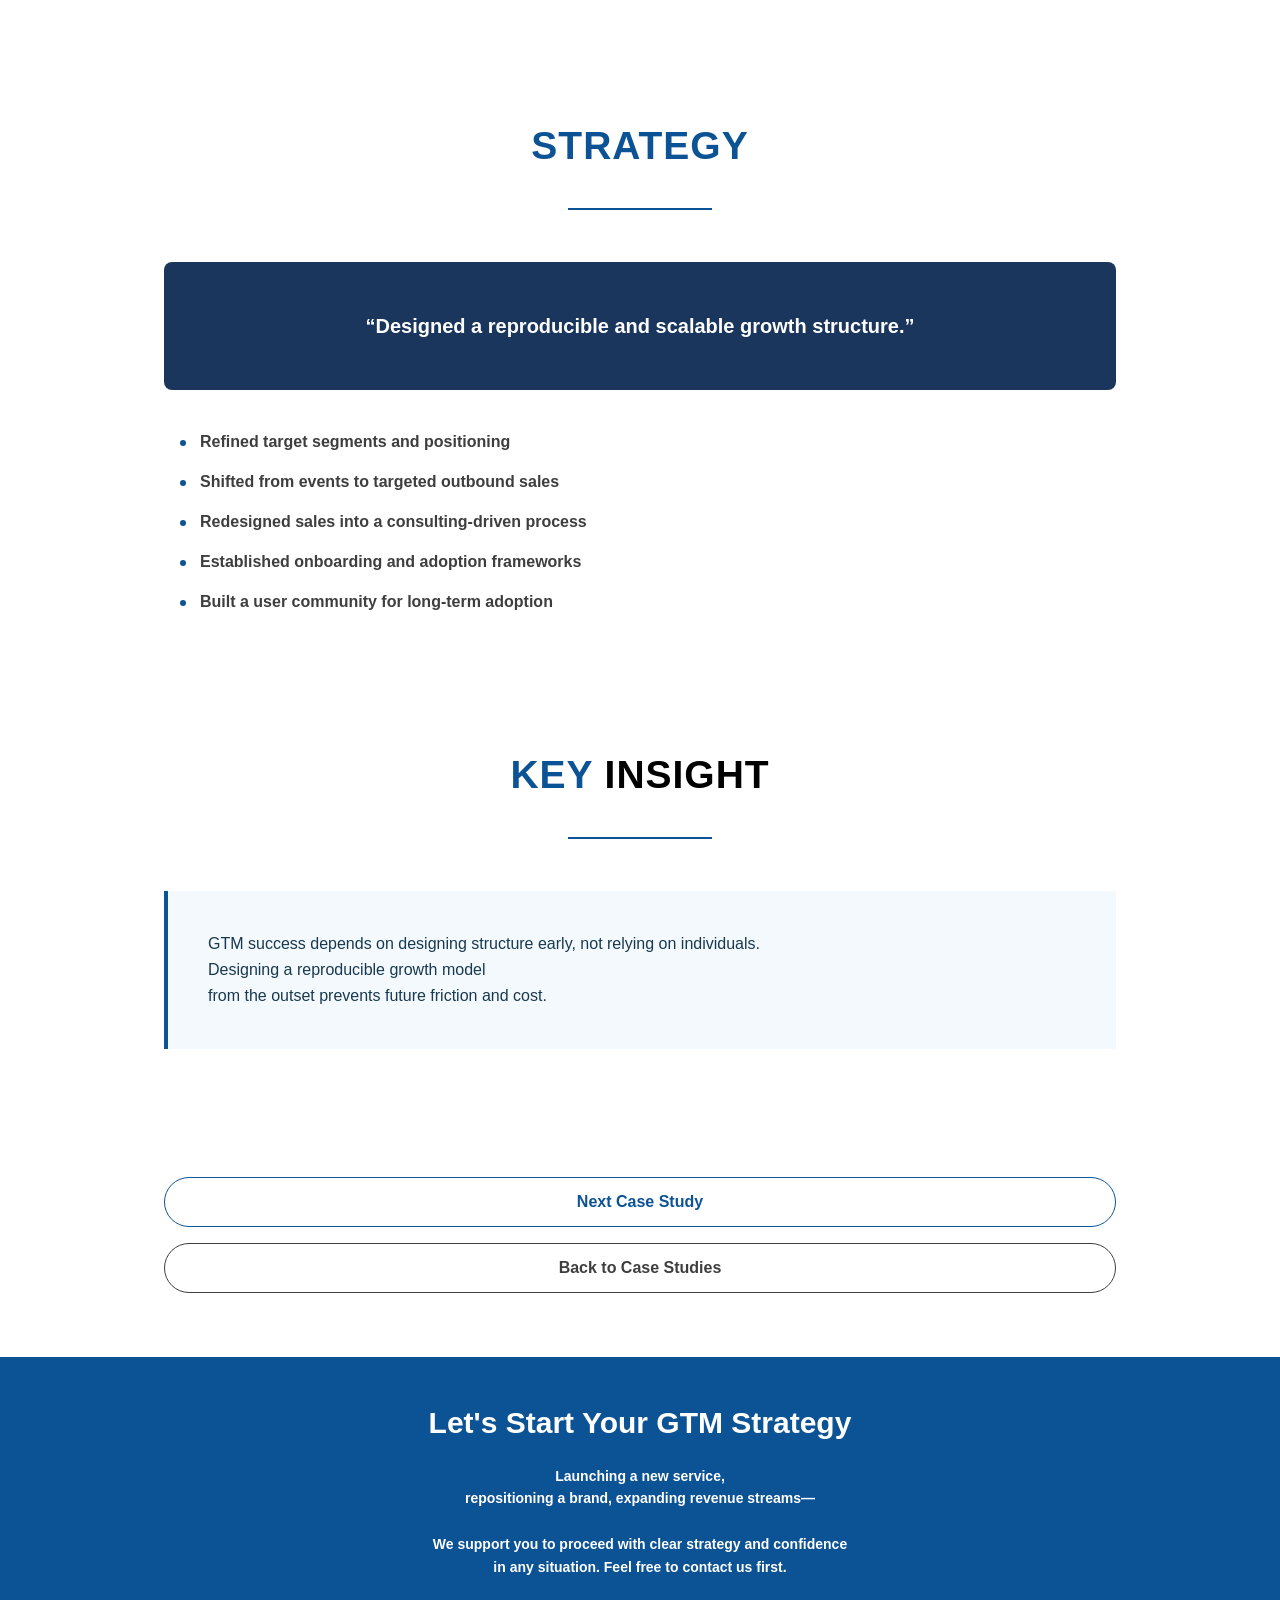
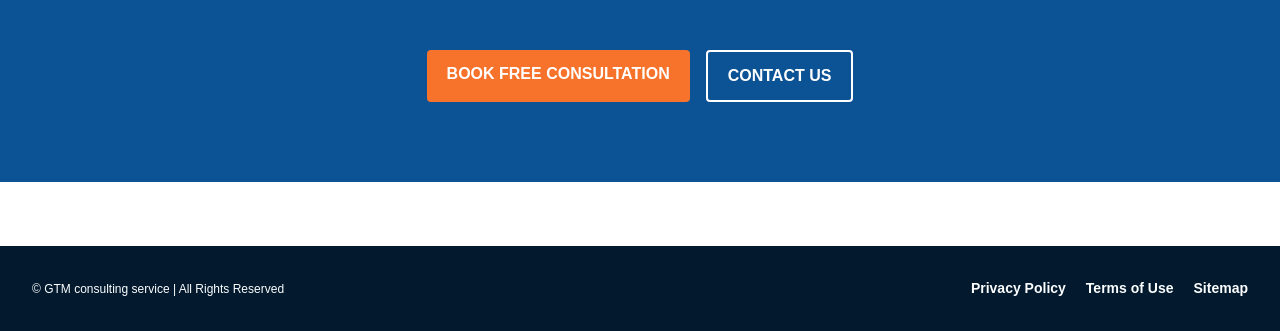
<file: en/case-study1/index.html>
<!doctype html>
<html lang="en" class="scroll-smooth">
  <head>
    <script
      async
      src="https://www.googletagmanager.com/gtag/js?id=G-4X7XCBWJZS"
    ></script>
    <script>
      function gtag() {
        dataLayer.push(arguments);
      }
      ((window.dataLayer = window.dataLayer || []),
        gtag("js", new Date()),
        gtag("config", "G-4X7XCBWJZS"));
    </script>
    <meta charset="UTF-8" />
    <meta name="viewport" content="width=device-width,initial-scale=1" />
    <title>Case Study #1 | Catalyst Inc.</title>
    <meta
      name="description"
      content="Global Software Company Case Study. Building a reproducible growth engine with GTM design."
    />
    <meta property="og:title" content="Case Study #1 | Catalyst Inc." />
    <meta
      property="og:description"
      content="Global Software Company Case Study. Building a reproducible growth engine with GTM design."
    />
    <meta property="og:type" content="article" />
    <meta property="og:url" content="https://go-to-market.jp/en/case-study1" />
    <meta
      property="og:image"
      content="https://go-to-market.jp/assets/images/cs_01.webp"
    />
    <meta property="og:site_name" content="Catalyst Inc." />
    <meta name="twitter:card" content="summary_large_image" />
    <meta name="twitter:title" content="Case Study #1 | Catalyst Inc." />
    <meta
      name="twitter:description"
      content="Global Software Company Case Study. Building a reproducible growth engine with GTM design."
    />
    <meta
      name="twitter:image"
      content="https://go-to-market.jp/assets/images/cs_01.webp"
    />
    <meta property="og:locale" content="en_US" />
    <link rel="canonical" href="https://go-to-market.jp/en/case-study1" />
    <link rel="icon" href="/favicon.ico" />
    <link rel="stylesheet" href="../../output.min.css" />
    <link rel="stylesheet" href="../../custom.css?v=20260227b" />
    <script src="../../main.min.js" defer="defer"></script>
  </head>

  <body class="overflow-x-hidden font-bold">
    <div class="m-0 p-0 w-full">
      <div
        class="relative w-full bg-cover bg-center"
        style="
          background-image:
            linear-gradient(
              rgba(255, 255, 255, 0.75),
              rgba(255, 255, 255, 0.75)
            ),
            url(&quot;../../assets/images/cs_01.webp&quot;);
        "
      >
        <header
          class="flex flex-col lg:justify-between items-center px-4 sm:px-6 lg:px-8 pt-2 sm:pt-4 text-sm md:px-8 w-full max-w-7xl z-1 absolute left-0 right-0 m-auto"
        >
          <div
            class="flex justify-between w-full py-2 pl-4 pr-[50px] lg:pr-2 bg-white rounded-[44px] md:rounded-[50px] relative"
          >
            <div class="lg:flex-shrink-0 max-lg:w-full flex">
              <a href="/en/">
                <img
                  src="../../assets/images/logo.svg"
                  alt="Logo"
                  class="h-10 lg:h-12 lg:hidden"
                />
                <img
                  src="../../assets/images/logo.svg"
                  alt="Logo"
                  class="h-10 lg:h-12 max-lg:hidden"
                />
              </a>
            </div>
            <div class="flex bg-lightBlue rounded-full p-1 gap-0.5 m-auto mr-0">
              <a
                href="javascript:void(0)"
                class="px-2 py-1 text-sm font-medium rounded-full bg-blueBrand text-white cursor-default"
                >EN </a
              ><a
                href="/case-study1"
                class="px-2 py-1 text-sm font-semibold rounded-full text-gray-600 hover:bg-gray-200 hover:text-gray-900 transition-all duration-200"
                >JP</a
              >
            </div>
            <button
              id="mobile-menu-btn"
              class="lg:hidden flex flex-col justify-center absolute right-[16px] top-[11px] items-center w-8 h-8 space-y-1.5 focus:outline-none"
              aria-label="Toggle menu"
              aria-expanded="false"
              aria-controls="mobile-menu"
            >
              <span
                class="hamburger-line w-6 h-0.5 bg-blueBrand transition-all duration-300"
              ></span>
              <span
                class="hamburger-line w-6 h-0.5 bg-blueBrand transition-all duration-300"
              ></span>
              <span
                class="hamburger-line w-6 h-0.5 bg-blueBrand transition-all duration-300"
              ></span>
            </button>
          </div>
          <div class="flex lg:justify-between items-center w-full px-4">
            <nav
              class="cs-nav hidden lg:flex space-x-4 xl:space-x-7 items-center justify-between w-full pt-2 text-blueBrand"
            >
              <ul class="flex gap-6">
                <li>
                  <a
                    href="/en/"
                    class="relative inline-block hover:text-blueText before:content-[''] before:absolute before:-top-1 before:left-1/2 before:-translate-x-1/2 before:w-4 before:h-[1px] before:bg-blueBrand before:opacity-0 hover:before:opacity-100 before:transition focus:outline-none focus:ring-2 focus:ring-blue-500"
                    >Home</a
                  >
                </li>
                <li>
                  <a
                    href="/en/#service"
                    class="relative inline-block hover:text-blueText before:content-[''] before:absolute before:-top-1 before:left-1/2 before:-translate-x-1/2 before:w-5 before:h-[1px] before:bg-blueBrand before:opacity-0 hover:before:opacity-100 before:transition focus:outline-none focus:ring-2 focus:ring-blue-500"
                    >Our Services</a
                  >
                </li>
                <li>
                  <a
                    href="/en/#free"
                    class="relative inline-block hover:text-blueText before:content-[''] before:absolute before:-top-1 before:left-1/2 before:-translate-x-1/2 before:w-8 before:h-[1px] before:bg-blueBrand before:opacity-0 hover:before:opacity-100 before:transition focus:outline-none focus:ring-2 focus:ring-blue-500"
                    >Free GTM Assessment</a
                  >
                </li>
                <li>
                  <a
                    href="/en/#case"
                    class="relative inline-block hover:text-blueText before:content-[''] before:absolute before:-top-1 before:left-1/2 before:-translate-x-1/2 before:w-6 before:h-[1px] before:bg-blueBrand before:opacity-0 hover:before:opacity-100 before:transition focus:outline-none focus:ring-2 focus:ring-blue-500"
                    >Case Study</a
                  >
                </li>
              </ul>
              <div>
                <a
                  href="/en/#contact"
                  class="hidden sm:block bg-blueBrand hover:bg-cyan-900 py-5 sm:py-3 px-20 sm:px-20 font-bold text-white rounded uppercase max-xl:text-xs xl:text-sm transition-colors duration-200"
                  >Contact Us</a
                >
              </div>
            </nav>
            <div
              id="overlay"
              class="fixed inset-0 bg-black bg-opacity-50 z-40 hidden"
            ></div>
            <div
              id="mobile-menu"
              class="fixed top-0 left-0 h-full w-64 bg-gray-800 transform transition-transform duration-300 ease-in-out z-50 -translate-x-full"
            >
              <button
                id="close-menu-btn"
                class="absolute top-4 right-4 text-white text-2xl focus:outline-none"
              >
                ✕
              </button>
              <nav class="cs-mobile-menu flex flex-col py-4">
                <a
                  href="/en/"
                  class="block px-4 py-3 text-white hover:text-blueText hover:bg-gray-700 transition-all duration-200 border-b border-gray-700"
                  >Home</a
                ><a
                  href="/en/#service"
                  class="block px-4 py-3 text-white hover:text-blueText hover:bg-gray-700 transition-all duration-200 border-b border-gray-700"
                  >Our Services</a
                ><a
                  href="/en/#free"
                  class="block px-4 py-3 text-white hover:text-blueText hover:bg-gray-700 transition-all duration-200 border-b border-gray-700"
                  >Free GTM Assessment</a
                ><a
                  href="/en/#case"
                  class="block px-4 py-3 text-white hover:text-blueText hover:bg-gray-700 transition-all duration-200"
                  >Case Study</a
                >
                <a
                  href="/en/#contact"
                  class="bg-blueBrand hover:bg-greendot py-3 px-4 mx-4 mt-4 font-bold text-white rounded uppercase text-center transition-colors duration-200"
                  >Contact Us</a
                >
              </nav>
            </div>
          </div>
        </header>

        <!-- Hero Section -->
        <section class="cs-hero pt-[160px] md:pt-[240px]">
          <div class="cs-hero__inner">
            <span class="cs-hero__badge">Case Study #1</span>
            <h1 class="cs-hero__title">
              <span class="cs-hero__title-main">Global Software Company | </span
              ><span class="cs-hero__title-sub"
                >Building a Reproducible Growth Engine with GTM</span
              >
            </h1>
          </div>
        </section>
      </div>

      <main class="page-content page-content--cs">
        <div class="cs-container px-6 py-16 md:py-24">
          <!-- Company Overview -->
          <section>
            <h2 class="cs-section-title">Company <span>Overview</span></h2>
            <div>
              <div class="overview-row">
                <span class="overview-label">Industry</span>
                <span class="overview-value">Software / SaaS</span>
              </div>
              <div class="overview-row">
                <span class="overview-label">Company Size</span>
                <span class="overview-value">Approximately 100 employees</span>
              </div>
              <div class="overview-row">
                <span class="overview-label">Business Model</span>
                <span class="overview-value">B2B (Enterprise SaaS)</span>
              </div>
              <div class="overview-row">
                <span class="overview-label">Challenges</span>
                <span class="overview-value"
                  >New business launch / Sales process design / Organizational
                  development / Revenue roadmap design</span
                >
              </div>
            </div>
          </section>

          <!-- Before -> After -->
          <section>
            <h2 class="cs-section-title">Before <span>→ After</span></h2>
            <div>
              <div class="ba-row">
                <div class="ba-col">
                  <span class="ba-label">Before</span>
                  <div class="ba-item ba-item-before">One-off tactics</div>
                </div>
                <div class="ba-col">
                  <span class="ba-label">After</span>
                  <div class="ba-item ba-item-after">
                    Multi-channel acquisition
                  </div>
                </div>
              </div>
              <div class="ba-row">
                <div class="ba-col">
                  <span class="ba-label">Before</span>
                  <div class="ba-item ba-item-before">
                    Skill-dependent sales
                  </div>
                </div>
                <div class="ba-col">
                  <span class="ba-label">After</span>
                  <div class="ba-item ba-item-after">
                    Reproducible sales process
                  </div>
                </div>
              </div>
              <div class="ba-row">
                <div class="ba-col">
                  <span class="ba-label">Before</span>
                  <div class="ba-item ba-item-before">
                    Product-centric pitches
                  </div>
                </div>
                <div class="ba-col">
                  <span class="ba-label">After</span>
                  <div class="ba-item ba-item-after">
                    Problem-driven proposals
                  </div>
                </div>
              </div>
              <div class="ba-row">
                <div class="ba-col">
                  <span class="ba-label">Before</span>
                  <div class="ba-item ba-item-before">Short-term focus</div>
                </div>
                <div class="ba-col">
                  <span class="ba-label">After</span>
                  <div class="ba-item ba-item-after">LTV-based design</div>
                </div>
              </div>
            </div>
          </section>

          <!-- Strategy -->
          <section>
            <h2 class="cs-section-title">Strategy</h2>
            <div class="strategy-box">
              “Designed a reproducible and scalable growth structure.”
            </div>
            <ul class="strategy-list">
              <li>Refined target segments and positioning</li>
              <li>Shifted from events to targeted outbound sales</li>
              <li>Redesigned sales into a consulting-driven process</li>
              <li>Established onboarding and adoption frameworks</li>
              <li>Built a user community for long-term adoption</li>
            </ul>
          </section>

          <!-- Key Insight -->
          <section>
            <h2 class="cs-section-title">Key <span>Insight</span></h2>
            <div class="insight-box">
              <p class="insight-text">
                GTM success depends on designing structure early, not relying on
                individuals.<br />
                Designing a reproducible growth model<br class="br-pc" />
                from the outset prevents future friction and cost.
              </p>
            </div>
          </section>

          <!-- Navigation Links -->
          <div
            class="cs-nav flex flex-col sm:flex-row gap-4 sm:gap-6 justify-center items-center pt-8"
          >
            <a
              href="/en/case-study2"
              class="w-full sm:w-auto text-blueBrand border border-blueBrand hover:bg-blueBrand hover:text-white text-center py-3 px-8 rounded-full transition-all duration-300"
              >Next Case Study</a
            >
            <a
              href="/en/#case"
              class="w-full sm:w-auto text-grayText border border-gray-300 hover:bg-gray-100 text-center py-3 px-8 rounded-full transition-all duration-300"
              >Back to Case Studies</a
            >
          </div>
        </div>

        <!-- CTA Section -->
        <section class="cta-section">
          <div class="max-w-4xl mx-auto">
            <h2 class="text-2xl md:text-3xl font-bold mb-6">
              Let's Start Your GTM Strategy
            </h2>
            <p class="text-sm md:text-base opacity-80 mb-8 leading-relaxed">
              Launching a new service,<br />
              repositioning a brand, expanding revenue streams—<br /><br />
              We support you to proceed with clear strategy and confidence<br />
              in any situation. Feel free to contact us first.
            </p>
            <div class="flex sm:flex-row gap-4 justify-center">
              <a href="/en/#free" class="cs-button--primary"
                >Book Free Consultation</a
              >
              <a href="/en/#contact" class="cs-button--secondary">Contact Us</a>
            </div>
          </div>
        </section>
      </main>

      <footer class="bg-footerBlue">
        <div
          class="text-lightGray lg:text-base flex max-lg:flex-col sm:justify-between items-center w-[95%] max-w-7xl mx-auto py-8 sm:py-[62px] gap-6"
        >
          <p
            class="font-normal text-center sm:text-left max-lg:order-2 text-[12px]"
          >
            © GTM consulting service <span id="year"></span> | All Rights
            Reserved
          </p>
          <div class="flex gap-5 order-1 text-[14px]">
            <a href="/privacy-policy/" class="hover:underline"
              >Privacy Policy</a
            >
            <a href="/terms/" class="hover:underline">Terms of Use</a>
            <a href="/sitemap/" class="hover:underline">Sitemap</a>
          </div>
        </div>
      </footer>
    </div>
  </body>
</html>
</file>
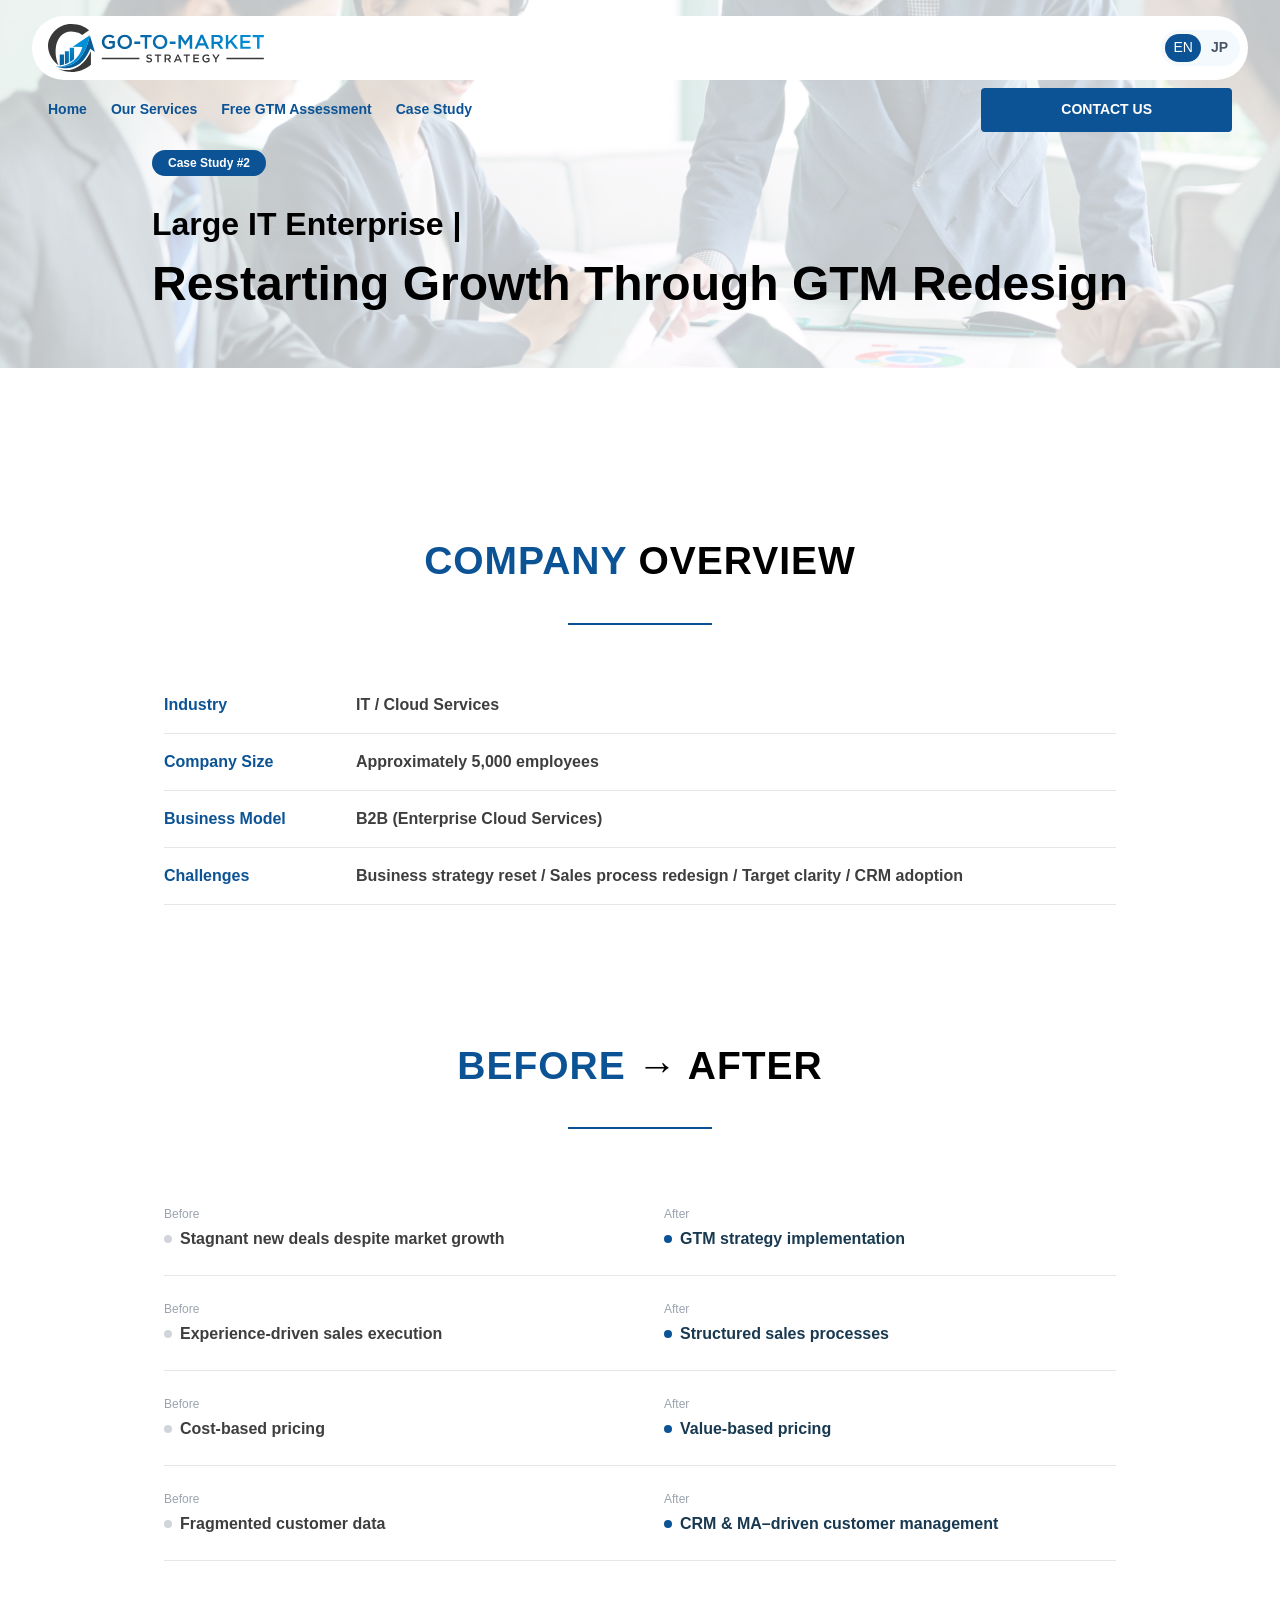
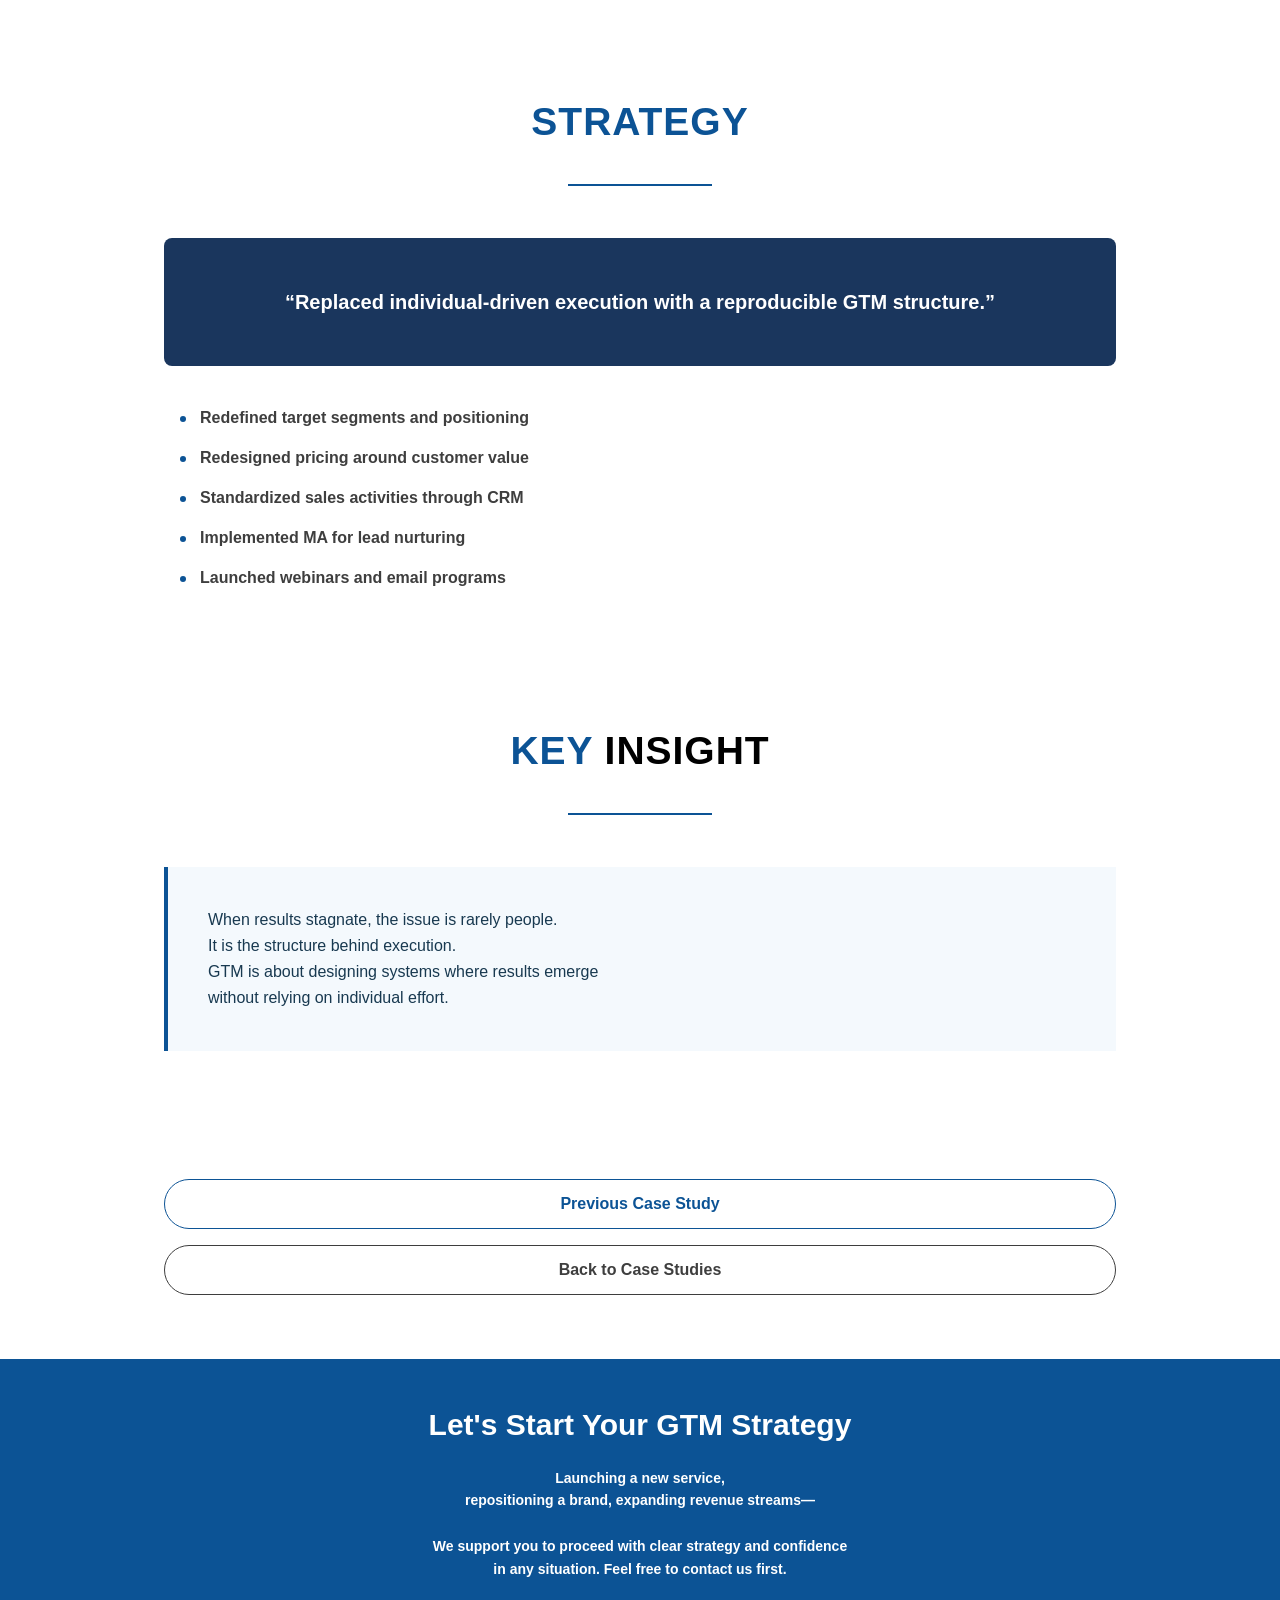
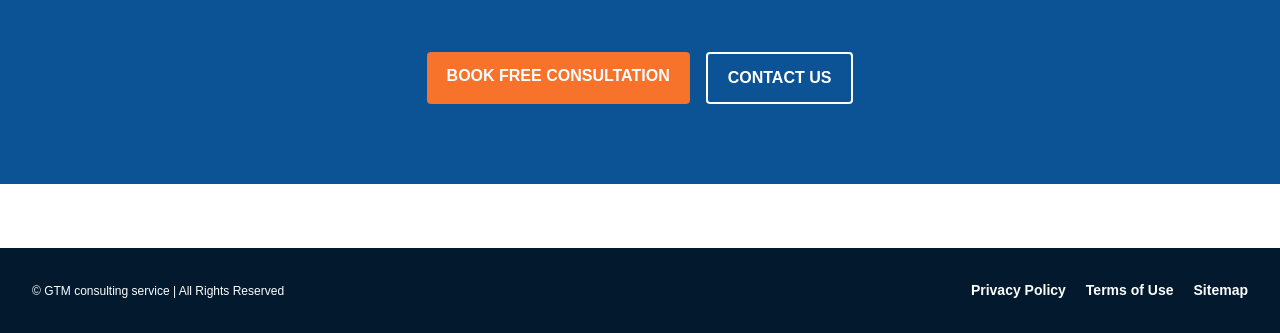
<file: en/case-study2/index.html>
<!doctype html>
<html lang="en" class="scroll-smooth">
  <head>
    <script
      async
      src="https://www.googletagmanager.com/gtag/js?id=G-4X7XCBWJZS"
    ></script>
    <script>
      function gtag() {
        dataLayer.push(arguments);
      }
      ((window.dataLayer = window.dataLayer || []),
        gtag("js", new Date()),
        gtag("config", "G-4X7XCBWJZS"));
    </script>
    <meta charset="UTF-8" />
    <meta name="viewport" content="width=device-width,initial-scale=1" />
    <title>Case Study #2 | Catalyst Inc.</title>
    <meta
      name="description"
      content="Large IT Enterprise Case Study. Restarting growth through GTM redesign for cloud services."
    />
    <meta property="og:title" content="Case Study #2 | Catalyst Inc." />
    <meta
      property="og:description"
      content="Large IT Enterprise Case Study. Restarting growth through GTM redesign for cloud services."
    />
    <meta property="og:type" content="article" />
    <meta property="og:url" content="https://go-to-market.jp/en/case-study2" />
    <meta
      property="og:image"
      content="https://go-to-market.jp/assets/images/cs_01.webp"
    />
    <meta property="og:site_name" content="Catalyst Inc." />
    <meta name="twitter:card" content="summary_large_image" />
    <meta name="twitter:title" content="Case Study #2 | Catalyst Inc." />
    <meta
      name="twitter:description"
      content="Large IT Enterprise Case Study. Restarting growth through GTM redesign for cloud services."
    />
    <meta
      name="twitter:image"
      content="https://go-to-market.jp/assets/images/cs_01.webp"
    />
    <meta property="og:locale" content="en_US" />
    <link rel="canonical" href="https://go-to-market.jp/en/case-study2" />
    <link rel="icon" href="/favicon.ico" />
    <link rel="stylesheet" href="../../output.min.css" />
    <link rel="stylesheet" href="../../custom.css?v=20260227b" />
    <script src="../../main.min.js" defer="defer"></script>
  </head>

  <body class="overflow-x-hidden font-bold">
    <div class="m-0 p-0 w-full">
      <div
        class="relative w-full bg-cover bg-center"
        style="
          background-image:
            linear-gradient(
              rgba(255, 255, 255, 0.75),
              rgba(255, 255, 255, 0.75)
            ),
            url(&quot;../../assets/images/cs_01.webp&quot;);
        "
      >
        <header
          class="flex flex-col lg:justify-between items-center px-4 sm:px-6 lg:px-8 pt-2 sm:pt-4 text-sm md:px-8 w-full max-w-7xl z-1 absolute left-0 right-0 m-auto"
        >
          <div
            class="flex justify-between w-full py-2 pl-4 pr-[50px] lg:pr-2 bg-white rounded-[44px] md:rounded-[50px] relative"
          >
            <div class="lg:flex-shrink-0 max-lg:w-full flex">
              <a href="/en/">
                <img
                  src="../../assets/images/logo.svg"
                  alt="Logo"
                  class="h-10 lg:h-12 lg:hidden"
                />
                <img
                  src="../../assets/images/logo.svg"
                  alt="Logo"
                  class="h-10 lg:h-12 max-lg:hidden"
                />
              </a>
            </div>
            <div class="flex bg-lightBlue rounded-full p-1 gap-0.5 m-auto mr-0">
              <a
                href="javascript:void(0)"
                class="px-2 py-1 text-sm font-medium rounded-full bg-blueBrand text-white cursor-default"
                >EN </a
              ><a
                href="/case-study2"
                class="px-2 py-1 text-sm font-semibold rounded-full text-gray-600 hover:bg-gray-200 hover:text-gray-900 transition-all duration-200"
                >JP</a
              >
            </div>
            <button
              id="mobile-menu-btn"
              class="lg:hidden flex flex-col justify-center absolute right-[16px] top-[11px] items-center w-8 h-8 space-y-1.5 focus:outline-none"
              aria-label="Toggle menu"
              aria-expanded="false"
              aria-controls="mobile-menu"
            >
              <span
                class="hamburger-line w-6 h-0.5 bg-blueBrand transition-all duration-300"
              ></span>
              <span
                class="hamburger-line w-6 h-0.5 bg-blueBrand transition-all duration-300"
              ></span>
              <span
                class="hamburger-line w-6 h-0.5 bg-blueBrand transition-all duration-300"
              ></span>
            </button>
          </div>
          <div class="flex lg:justify-between items-center w-full px-4">
            <nav
              class="cs-nav hidden lg:flex space-x-4 xl:space-x-7 items-center justify-between w-full pt-2 text-blueBrand"
            >
              <ul class="flex gap-6">
                <li>
                  <a
                    href="/en/"
                    class="relative inline-block hover:text-blueText before:content-[''] before:absolute before:-top-1 before:left-1/2 before:-translate-x-1/2 before:w-4 before:h-[1px] before:bg-blueBrand before:opacity-0 hover:before:opacity-100 before:transition focus:outline-none focus:ring-2 focus:ring-blue-500"
                    >Home</a
                  >
                </li>
                <li>
                  <a
                    href="/en/#service"
                    class="relative inline-block hover:text-blueText before:content-[''] before:absolute before:-top-1 before:left-1/2 before:-translate-x-1/2 before:w-5 before:h-[1px] before:bg-blueBrand before:opacity-0 hover:before:opacity-100 before:transition focus:outline-none focus:ring-2 focus:ring-blue-500"
                    >Our Services</a
                  >
                </li>
                <li>
                  <a
                    href="/en/#free"
                    class="relative inline-block hover:text-blueText before:content-[''] before:absolute before:-top-1 before:left-1/2 before:-translate-x-1/2 before:w-8 before:h-[1px] before:bg-blueBrand before:opacity-0 hover:before:opacity-100 before:transition focus:outline-none focus:ring-2 focus:ring-blue-500"
                    >Free GTM Assessment</a
                  >
                </li>
                <li>
                  <a
                    href="/en/#case"
                    class="relative inline-block hover:text-blueText before:content-[''] before:absolute before:-top-1 before:left-1/2 before:-translate-x-1/2 before:w-6 before:h-[1px] before:bg-blueBrand before:opacity-0 hover:before:opacity-100 before:transition focus:outline-none focus:ring-2 focus:ring-blue-500"
                    >Case Study</a
                  >
                </li>
              </ul>
              <div>
                <a
                  href="/en/#contact"
                  class="hidden sm:block bg-blueBrand hover:bg-cyan-900 py-5 sm:py-3 px-20 sm:px-20 font-bold text-white rounded uppercase max-xl:text-xs xl:text-sm transition-colors duration-200"
                  >Contact Us</a
                >
              </div>
            </nav>
            <div
              id="overlay"
              class="fixed inset-0 bg-black bg-opacity-50 z-40 hidden"
            ></div>
            <div
              id="mobile-menu"
              class="fixed top-0 left-0 h-full w-64 bg-gray-800 transform transition-transform duration-300 ease-in-out z-50 -translate-x-full"
            >
              <button
                id="close-menu-btn"
                class="absolute top-4 right-4 text-white text-2xl focus:outline-none"
              >
                ✕
              </button>
              <nav class="cs-mobile-menu flex flex-col py-4">
                <a
                  href="/en/"
                  class="block px-4 py-3 text-white hover:text-blueText hover:bg-gray-700 transition-all duration-200 border-b border-gray-700"
                  >Home</a
                ><a
                  href="/en/#service"
                  class="block px-4 py-3 text-white hover:text-blueText hover:bg-gray-700 transition-all duration-200 border-b border-gray-700"
                  >Our Services</a
                ><a
                  href="/en/#free"
                  class="block px-4 py-3 text-white hover:text-blueText hover:bg-gray-700 transition-all duration-200 border-b border-gray-700"
                  >Free GTM Assessment</a
                ><a
                  href="/en/#case"
                  class="block px-4 py-3 text-white hover:text-blueText hover:bg-gray-700 transition-all duration-200"
                  >Case Study</a
                >
                <a
                  href="/en/#contact"
                  class="bg-blueBrand hover:bg-greendot py-3 px-4 mx-4 mt-4 font-bold text-white rounded uppercase text-center transition-colors duration-200"
                  >Contact Us</a
                >
              </nav>
            </div>
          </div>
        </header>

        <!-- Hero Section -->
        <section class="cs-hero pt-[160px] md:pt-[240px]">
          <div class="cs-hero__inner">
            <span class="cs-hero__badge">Case Study #2</span>
            <h1 class="cs-hero__title">
              <span class="cs-hero__title-main">Large IT Enterprise | </span
              ><span class="cs-hero__title-sub"
                >Restarting Growth Through GTM Redesign</span
              >
            </h1>
          </div>
        </section>
      </div>

      <main class="page-content page-content--cs">
        <div class="cs-container px-6 py-16 md:py-24">
          <!-- Company Overview -->
          <section>
            <h2 class="cs-section-title">Company <span>Overview</span></h2>
            <div>
              <div class="overview-row">
                <span class="overview-label">Industry</span>
                <span class="overview-value">IT / Cloud Services</span>
              </div>
              <div class="overview-row">
                <span class="overview-label">Company Size</span>
                <span class="overview-value"
                  >Approximately 5,000 employees</span
                >
              </div>
              <div class="overview-row">
                <span class="overview-label">Business Model</span>
                <span class="overview-value"
                  >B2B (Enterprise Cloud Services)</span
                >
              </div>
              <div class="overview-row">
                <span class="overview-label">Challenges</span>
                <span class="overview-value"
                  >Business strategy reset / Sales process redesign / Target
                  clarity / CRM adoption</span
                >
              </div>
            </div>
          </section>

          <!-- Before -> After -->
          <section>
            <h2 class="cs-section-title">Before <span>→ After</span></h2>
            <div>
              <div class="ba-row">
                <div class="ba-col">
                  <span class="ba-label">Before</span>
                  <div class="ba-item ba-item-before">
                    Stagnant new deals despite market growth
                  </div>
                </div>
                <div class="ba-col">
                  <span class="ba-label">After</span>
                  <div class="ba-item ba-item-after">
                    GTM strategy implementation
                  </div>
                </div>
              </div>
              <div class="ba-row">
                <div class="ba-col">
                  <span class="ba-label">Before</span>
                  <div class="ba-item ba-item-before">
                    Experience-driven sales execution
                  </div>
                </div>
                <div class="ba-col">
                  <span class="ba-label">After</span>
                  <div class="ba-item ba-item-after">
                    Structured sales processes
                  </div>
                </div>
              </div>
              <div class="ba-row">
                <div class="ba-col">
                  <span class="ba-label">Before</span>
                  <div class="ba-item ba-item-before">Cost-based pricing</div>
                </div>
                <div class="ba-col">
                  <span class="ba-label">After</span>
                  <div class="ba-item ba-item-after">Value-based pricing</div>
                </div>
              </div>
              <div class="ba-row">
                <div class="ba-col">
                  <span class="ba-label">Before</span>
                  <div class="ba-item ba-item-before">
                    Fragmented customer data
                  </div>
                </div>
                <div class="ba-col">
                  <span class="ba-label">After</span>
                  <div class="ba-item ba-item-after">
                    CRM & MA–driven customer management
                  </div>
                </div>
              </div>
            </div>
          </section>

          <!-- Strategy -->
          <section>
            <h2 class="cs-section-title">Strategy</h2>
            <div class="strategy-box">
              “Replaced individual-driven execution with a reproducible GTM
              structure.”
            </div>
            <ul class="strategy-list">
              <li>Redefined target segments and positioning</li>
              <li>Redesigned pricing around customer value</li>
              <li>Standardized sales activities through CRM</li>
              <li>Implemented MA for lead nurturing</li>
              <li>Launched webinars and email programs</li>
            </ul>
          </section>

          <!-- Key Insight -->
          <section>
            <h2 class="cs-section-title">Key <span>Insight</span></h2>
            <div class="insight-box">
              <p class="insight-text">
                When results stagnate, the issue is rarely people.<br />
                It is the structure behind execution.<br />
                GTM is about designing systems where results emerge<br
                  class="br-pc"
                />
                without relying on individual effort.
              </p>
            </div>
          </section>

          <!-- Navigation Links -->
          <div
            class="cs-nav flex flex-col sm:flex-row gap-4 sm:gap-6 justify-center items-center pt-8"
          >
            <a
              href="/en/case-study1"
              class="w-full sm:w-auto text-blueBrand border border-blueBrand hover:bg-blueBrand hover:text-white text-center py-3 px-8 rounded-full transition-all duration-300"
              >Previous Case Study</a
            >
            <a
              href="/en/#case"
              class="w-full sm:w-auto text-grayText border border-gray-300 hover:bg-gray-100 text-center py-3 px-8 rounded-full transition-all duration-300"
              >Back to Case Studies</a
            >
          </div>
        </div>

        <!-- CTA Section -->
        <section class="cta-section">
          <div class="max-w-4xl mx-auto">
            <h2 class="text-2xl md:text-3xl font-bold mb-6">
              Let's Start Your GTM Strategy
            </h2>
            <p class="text-sm md:text-base opacity-80 mb-8 leading-relaxed">
              Launching a new service,<br />
              repositioning a brand, expanding revenue streams—<br /><br />
              We support you to proceed with clear strategy and confidence<br />
              in any situation. Feel free to contact us first.
            </p>
            <div class="flex sm:flex-row gap-4 justify-center">
              <a href="/en/#free" class="cs-button--primary"
                >Book Free Consultation</a
              >
              <a href="/en/#contact" class="cs-button--secondary">Contact Us</a>
            </div>
          </div>
        </section>
      </main>

      <footer class="bg-footerBlue">
        <div
          class="text-lightGray lg:text-base flex max-lg:flex-col sm:justify-between items-center w-[95%] max-w-7xl mx-auto py-8 sm:py-[62px] gap-6"
        >
          <p
            class="font-normal text-center sm:text-left max-lg:order-2 text-[12px]"
          >
            © GTM consulting service <span id="year"></span> | All Rights
            Reserved
          </p>
          <div class="flex gap-5 order-1 text-[14px]">
            <a href="/privacy-policy/" class="hover:underline"
              >Privacy Policy</a
            >
            <a href="/terms/" class="hover:underline">Terms of Use</a>
            <a href="/sitemap/" class="hover:underline">Sitemap</a>
          </div>
        </div>
      </footer>
    </div>
  </body>
</html>
</file>
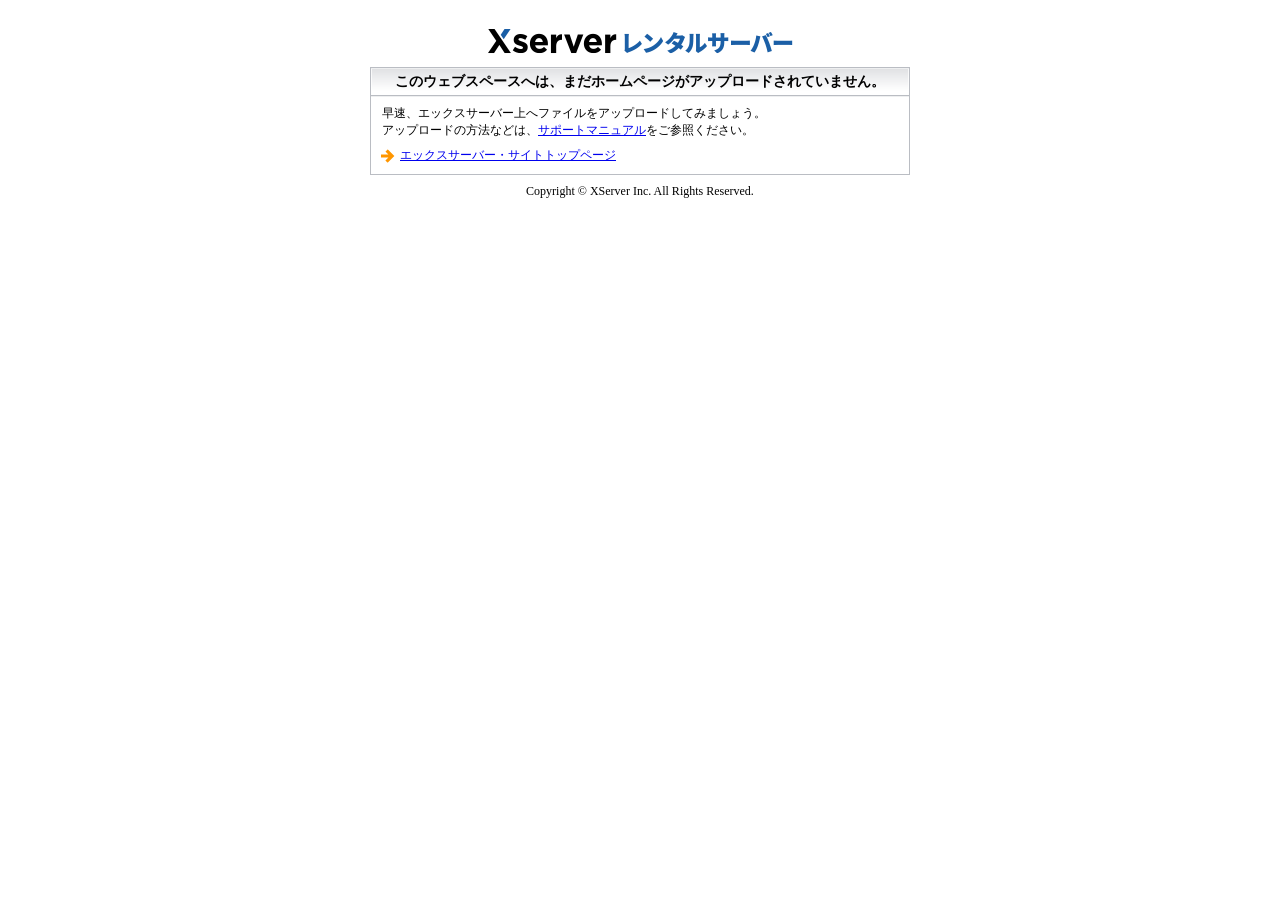
<file: _index.html>
<!DOCTYPE html PUBLIC "-//W3C//DTD XHTML 1.0 Strict//EN" "http://www.w3.org/TR/xhtml1/DTD/xhtml1-strict.dtd">
<html xmlns="http://www.w3.org/1999/xhtml" xml:lang="ja" lang="ja">
<head>
<meta http-equiv="Content-Type" content="text/html; charset=EUC-JP" />
<meta http-equiv="Pragma" content="no-cache">
<meta http-equiv="cache-control" content="no-cache">
<meta http-equiv="expires" content="0">

<meta http-equiv="Content-Style-Type" content="text/css" />
<meta http-equiv="Content-Script-Type" content="text/javascript" />
<meta name="copyright" content="Copyright XSERVER Inc." />
<meta name="robots" content="INDEX,FOLLOW" />
<title>���å��������С� �����С�����ڡ���</title>
<style type="text/css">

* {
	margin : 0 ;
	padding : 0 ;
	font-size : 100% ;
}

body {
	font-size : 75% ;
	text-align : center ;
	font-family:"�ͣ� �Х����å�", Osaka, "�ҥ饮�γѥ� Pro W3" ;
	line-height : 1.4 ;
}

#container {
	width : 540px ;
	margin : 15px auto 30px ;
}

#container #header {
	width : 540px ;
	height : 52px ;
	background : url(default_page.png?date=210428) 0 0 no-repeat ;
}

#container #header a {
	display : block ;
	text-indent : -500em ;
	overflow : hidden ;
	width : 292px ;
	height : 40px ;
	margin : 0 auto ;
}

#container dl#contents {
	height : 108px ;
	margin-bottom : 8px ;
	background : url(default_page.png?date=210428) left bottom no-repeat ;
}

dl#contents dt {
	width : 540px ;
	text-align : center ;
	line-height : 30px ;
	height : 30px ;
	font-weight : bold ;
	font-size : 115% ;
}

dl#contents dd {
	text-align : left ;
	padding : 8px 12px ;
	position : relative ;
}

dl#contents dd #message {
	position : absolute ;
	top : 50px ;
	left : 30px ;
}

address {
	font-style : normal ;
}

</style>
</head>
<body>

<div id="base">
	<div id="container">
    	<div id="header">
        	<a href="https://www.xserver.ne.jp/">Xserver Hosting Service</a>
        </div>
        <!-- /header -->

		<dl id="contents">
        	<dt>���Υ����֥��ڡ����ؤϡ��ޤ��ۡ���ڡ��������åץ����ɤ���Ƥ��ޤ���</dt>
            <dd>
            	<p>��®�����å��������С���إե�����򥢥åץ����ɤ��Ƥߤޤ��礦��<br />
                ���åץ����ɤ���ˡ�ʤɤϡ�<a href="https://www.xserver.ne.jp/man_ftp_setting.php">���ݡ��ȥޥ˥奢��</a>�򤴻��Ȥ���������</p>

                <div id="message">
                    <a href="https://www.xserver.ne.jp/">���å��������С��������ȥȥåץڡ���</a>
                </div>
            </dd>
		</dl>

        <div id="footer">
        	<address>Copyright &copy; XServer Inc. All Rights Reserved.</address>
        </div>

	<!--//container--></div>
<!--//base--></div>

</body>
</html>
</file>
<file: custom.css>
/* ===========================
   Custom Property
=========================== */

:root {
  --4px: 0.25rem;
  --8px: 0.5rem;
  --11px: 0.6875rem;
  --12px: 0.75rem;
  --14px: 0.875rem;
  --16px: 1rem;
  --18px: 1.125rem;
  --20px: 1.25rem;
  --21px: 1.3125rem;
  --24px: 1.5rem;
  --28px: 1.75rem;
  --32px: 2rem;
  --36px: 2.25rem;
  --44px: 2.75rem;
  --48px: 3rem;
  --64px: 4rem;
  --80px: 5rem;
  --96px: 6rem;
  --128px: 8rem;
  --160px: 10rem;
  --240px: 15rem;
  --320px: 20rem;


  /* Stack and Cluster */
  --stack-space: 1em;
  --cluster-space: 1em;

  /* Typo */
  --f-family-sans: 'Montserrat', sans-serif;
  --f-family-serif: 'Merriweather', serif;

  --f-size-xs: clamp(0.75rem, 0.729rem + 0.1vw, 0.813rem);
  --f-size-sm: clamp(0.875rem, 0.854rem + 0.1vw, 0.938rem);
  --f-size-md: clamp(0.938rem, 0.917rem + 0.1vw, 1rem);
  --f-size-lg: clamp(1.125rem, 1.083rem + 0.21vw, 1.25rem);
  --f-size-xl: clamp(1.375rem, 1.333rem + 0.21vw, 1.5rem);
  --f-size-2xl: clamp(1.75rem, 1.667rem + 0.42vw, 2rem);
  --f-size-3xl: clamp(2.25rem, 2.167rem + 0.42vw, 2.5rem);
  --f-size-4xl: clamp(2.75rem, 2.667rem + 0.42vw, 3rem);
  --f-size-5xl: clamp(3.25rem, 3.167rem + 0.42vw, 3.5rem);
  --f-size-6xl: clamp(3.75rem, 3.667rem + 0.42vw, 4rem);
  --f-size-7xl: clamp(4.25rem, 4.167rem + 0.42vw, 4.5rem);
  --f-size-8xl: clamp(4.75rem, 4.667rem + 0.42vw, 5rem);

  --f-weight-normal: 400; /* serif */
  --f-weight-semibold: 500;
  --f-weight-bold: 600;
  --f-weight-black: 700;
  --f-weight-extrabold: 800;

  --lineheight-xl: 3;
  --lineheight-lg: 2;
  --lineheight-md: 1.65;
  --lineheight-sm: 1.5;
  --lineheight-xs: 1.25;
  --lineheight-xxs: 1;
  --lineheight-none: 0;

  /* Border radius */
  --radius-sm: 4px;
  --radius-md: 8px;
  --radius-lg: 12px;
  --radius-xl: 16px;
  --radius-full: 9999px;
}

/* ===========================
   End Custom Property
=========================== */


.loader {
    border: 2px solid #ffffff;
    border-top: 2px solid rgba(255,255,255,0.3);
    border-radius: 50%;
    width: 14px;
    height: 14px;
    display: inline-block;
    animation: spin 0.6s linear infinite;
}
@keyframes spin {
    100% { transform: rotate(360deg); }
}
.text-red {
    color: #f7382b;
}
.grecaptcha-badge {

}
.grecaptcha-stopped {
    position: absolute !important;
}
.inner {

}
.pc {
display: inline-block;
}
.sp {
display: none;
}
@media (max-width: 768px){
  .pc {
  display: none;
  }
  .sp {
  display: inline-block;
  }
}

/* ===========================
   Privacy Policy Page
=========================== */
#policy nav ul li a, #sitemap nav ul li a  {
  color: #333333;
}
.sub-header {
  background: #F5F8FA;
  padding: 160px 20px 50px;
  text-align: center;
  border-bottom: 1px solid #E5E8EB;
}

.sub-header h1 {
 /* font-size: 28px;
  font-weight: 700;
  letter-spacing: 0.03em;*/
}

/* メインセクション */
.inner {
  max-width: 1000px;
  margin: 60px auto;
  padding: 0 20px;
  line-height: 1.8;
  color: #333;
}

.policy h2, .sitemap h2 {
    font-size: 23px;
    margin-bottom: 20px;
    font-weight: 700;
    position: relative;
}

/*.privacy-policy h2::after {
    content: "";
    position: absolute;
    bottom: 0;
    left: 0;
    width: 100%;
    height: 3px;
    background: linear-gradient(45deg, #0575b7, #9fd4f0);
    border-radius: 2px;
}*/

.policy h3 {
    font-size: 19px;
    margin-top: 40px;
    margin-bottom: 10px;
    font-weight: 500;
    color: #0c5395;
    padding-left: 14px;
    position: relative;
}

.policy h3::before {
    content: "";
    position: absolute;
    left: 0;
    top: 8px;
    width: 4px;
    height: 18px;
    background: #0c5395;
    border-radius: 2px;
}


.privacy-policy p , .privacy-policy .pb-15{
  margin-bottom: 15px;
}


.privacy-policy ul {
  /*padding-left: 10px;*/
 /* padding-bottom: 20px;*/
}
.en .privacy-policy ul {
  padding-left: 0px;
}

.privacy-policy ul li {
  margin-bottom: 8px;
  line-height: 1.6;
}
.privacy-policy ul li span {
    flex-shrink: 0;
}

/* リンク */
.privacy-policy a {
  color: #0c5395;
  text-decoration: underline;
}
@media (max-width: 1024px) and (min-width: 767px) {
    .sub-header {
        padding: 100px 20px 60px;
    }
}
@media (max-width: 768px) {
  .sub-header {
    padding: 70px 15px 20px;
  }

  .privacy-policy {
    margin: 40px auto;
    padding: 0 15px;
  }

  .privacy-policy h2 {
    font-size: 20px;
    margin-bottom: 10px;
  }

  .privacy-policy h3 {
    font-size: 18px;
  }
}
/*sitemap*/
.sitemap-list li{
  line-height: 1.7;
  padding-bottom: 30px;
}
@media (max-width:768px) {
  .sitemap-list li{
  line-height: 1.7;
  padding-bottom: 20px;
  }
}
.sitemap-list li a {
  position: relative;
}
.sitemap-list li a::after {
  border-color: transparent transparent transparent rgba(136, 183, 213, 0);
  border-width: medium;
  border-bottom: 5px solid rgba(136, 183, 213, 0);
  border-left: 7px solid var(--color-blueBrand);
  border-right: 0 solid rgba(136, 183, 213, 0);
  border-top: 5px solid rgba(136, 183, 213, 0);
  content: "";
  height: 0;
  margin-top: -3px;
  pointer-events: none;
  position: absolute;
  top: 50%;
  width: 0;
  left: 0;
}
.sitemap-list li a {
  padding-left: 10px;
  text-decoration: underline;
}
.min-h-screen {
   min-height: 50vh;
}

/* ===========================
  Case Study page
=========================== */


.page-content {
    padding-top: var(--32px);
    padding-bottom: var(--32px);
}

@media (min-width: 768px) {
    .page-content {
        padding-top: var(--48px);
        padding-bottom: var(--48px);
    }
}

@media (min-width: 1024px) {
    .page-content {
        padding-top: var(--64px);
        padding-bottom: var(--64px);
    }
}

.cs-container {
    max-width: 1000px;
    margin-left: auto;
    margin-right: auto;
}

.cs-container > * + * {
    margin-top: 6rem; /* space-y-24 equivalent */
}

.cs-hero {
  padding-top: 120px;
  padding-bottom: var(--24px);
  padding-inline: var(--24px);
  margin-bottom: var(--48px);
}

@media (min-width: 768px) {
    .cs-hero {
        padding-top: 150px;
        padding-bottom: var(--32px);
    }
}

@media (min-width: 1024px) {
    .cs-hero {
        padding-bottom: var(--48px);
        margin-bottom: var(--64px);
    }
}

.cs-hero__inner {
  display: grid;
  grid-template-rows: max-content 1fr;
  justify-items: start;
  width: fit-content;
  margin-inline: auto;
}

.cs-hero__badge {
    display: inline-block;
    padding: 0.25rem 1rem;
    border-radius: 9999px;
    font-size: 0.75rem;
    font-weight: 700;
    color: #fff;
    background-color: var(--color-blueBrand, #0c5395);
    margin-bottom: 1.5rem;
}

.cs-hero__title {
    display: grid;
    grid-template-rows: max-content 1fr;
    justify-items: start;
    width: fit-content;
    margin-inline: auto;
    font-size: var(--32px);
    line-height: var(--lineheight-sm);
}

@media (min-width: 768px) {
    .cs-hero__title {
        font-size: var(--48px);
    }
}

.cs-hero__title-main {
    display: block;
    font-size: var(--24px);
}

@media (min-width: 1024px) {
    .cs-hero__title-main {
        font-size: var(--32px);
    }
}

.cs-btn-cta-yellow {
    background-color: #ffb100;
    color: #fff;
}

.cs-btn-cta-yellow:hover {
    background-color: #e09b00;
}

.cs-section-title {
    position: relative;
    text-align: center;
    color: var(--color-blueBrand, #0c5395);
    font-size: 1.5rem; /* text-2xl */
    padding-top: 1.5rem; /* py-6 */
    padding-bottom: 1.5rem;
    font-weight: 700;
    margin-bottom: 1rem; /* mb-4 for gap before line */
    text-transform: uppercase;
    letter-spacing: 0.025em;
}

@media (min-width: 768px) {
    .cs-section-title {
        font-size: 1.875rem; /* md:text-3xl */
    }
}

@media (min-width: 1024px) {
    .cs-section-title {
        font-size: 39px; /* lg:text-[39px] */
        padding-top: 2.25rem; /* lg:py-9 */
        padding-bottom: 2.25rem;
    }
}

.cs-section-title span {
    color: #000; /* text-black */
}

.cs-section-title::after {
    content: '';
    display: block;
    width: 5rem; /* w-20 */
    height: 2px;
    background-color: var(--color-blueBrand, #0c5395);
    margin-left: auto;
    margin-right: auto;
    margin-top: 1rem; /* mt-4 */
}

@media (min-width: 640px) {
    .cs-section-title::after {
        width: 7rem; /* sm:w-28 */
    }
}

@media (min-width: 1024px) {
    .cs-section-title::after {
        width: 9rem; /* lg:w-36 */
        margin-top: 2rem; /* lg:mt-8 */
    }
}

.overview-row {
    display: flex;
    flex-direction: column;
    border-bottom: 1px solid #e5e7eb; /* border-gray-200 */
    padding-top: 1rem;
    padding-bottom: 1rem;
    font-size: 0.875rem; /* text-sm */
}

@media (min-width: 768px) {
    .overview-row {
        flex-direction: row;
        font-size: 1rem; /* text-base */
    }
}

.overview-label {
    font-weight: 700;
    color: var(--color-blueBrand, #0c5395);
    width: 100%;
    margin-bottom: 0.25rem;
    flex-shrink: 0;
}

@media (min-width: 768px) {
    .overview-label {
        width: 12rem; /* w-48 */
        margin-bottom: 0;
    }
}

.overview-value {
    color: var(--color-grayText, #3e3e3e);
    flex: 1;
}

.ba-row {
    display: flex;
    flex-direction: column;
    gap: 1.5rem; /* gap-6 */
    border-bottom: 1px solid #e5e7eb;
    padding-top: 1.5rem;
    padding-bottom: 1.5rem;
}

@media (min-width: 768px) {
    .ba-row {
        flex-direction: row;
        gap: 3rem; /* gap-12 */
    }
}

.ba-col {
    flex: 1;
}

.ba-label {
    font-size: 0.75rem; /* text-xs */
    color: #9ca3af; /* text-gray-400 */
    margin-bottom: 0.25rem;
    display: block;
    font-weight: 400;
}

.ba-item {
    padding-left: 1rem;
    position: relative;
    font-size: 0.875rem;
    font-weight: 700;
}

@media (min-width: 768px) {
    .ba-item {
        font-size: 1rem;
    }
}

.ba-item-before {
    color: var(--color-grayText, #3e3e3e);
}

.ba-item-after {
    color: var(--color-darkBlue, #183950);
}

.ba-item-before::before {
    content: '';
    position: absolute;
    left: 0;
    top: 0.5rem; /* top-2 */
    width: 0.5rem; /* w-2 */
    height: 0.5rem; /* h-2 */
    border-radius: 9999px;
    background-color: #d1d5db; /* bg-gray-300 */
}

.ba-item-after::before {
    content: '';
    position: absolute;
    left: 0;
    top: 0.5rem;
    width: 0.5rem;
    height: 0.5rem;
    border-radius: 9999px;
    background-color: var(--color-blueBrand, #0c5395);
}

.strategy-box {
    background-color: #1a365d;
    color: #fff;
    padding: 2rem;
    border-radius: 0.5rem;
    margin-bottom: 2.5rem;
    text-align: center;
    font-weight: 700;
    font-size: 1.125rem; /* text-lg */
    line-height: 1.625; /* leading-relaxed */
}

@media (min-width: 768px) {
    .strategy-box {
        padding: 3rem;
        font-size: 1.25rem; /* text-xl */
    }
}

.strategy-list {
    margin-left: 1rem;
    color: var(--color-grayText, #3e3e3e);
    font-size: 0.875rem;
}

.strategy-list > li + li {
    margin-top: 1rem; /* space-y-4 */
}

@media (min-width: 768px) {
    .strategy-list {
        font-size: 1rem;
    }
}

.strategy-list li {
    position: relative;
    padding-left: 1.25rem; /* pl-5 */
}

.strategy-list li::before {
    content: '';
    position: absolute;
    left: 0;
    top: 0.625rem;
    width: 0.375rem; /* w-1.5 */
    height: 0.375rem; /* h-1.5 */
    border-radius: 9999px;
    background-color: var(--color-blueBrand, #0c5395);
}

.insight-box {
    background-color: var(--color-lightBlue, #f4f9fd);
    padding: 2rem;
    border-left: 4px solid var(--color-blueBrand, #0c5395);
    position: relative;
}

@media (min-width: 768px) {
    .insight-box {
        padding: 2.5rem;
    }
}

.insight-text {
    color: var(--color-darkBlue, #183950);
    font-weight: 500;
    line-height: 1.625;
    font-size: 0.875rem;
}

@media (min-width: 768px) {
    .insight-text {
        font-size: 1rem;
    }
}

.cs-nav {
  padding-bottom: var(--32px);
}

@media (min-width: 768px) {
    .cs-nav {
        padding-bottom: var(--48px);
    }
}

@media (min-width: 1024px) {
    .cs-nav {
        padding-bottom: var(--64px);
    }
}

.cta-section {
    background-color: var(--color-blueBrand, #0c5395);
    color: #fff;
    padding-top: var(--24px);
    padding-bottom: var(--24px);
    text-align: center;
    padding-inline: var(--24px);
}

@media (min-width: 768px) {
    .cta-section {
        padding-top: var(--32px);
        padding-bottom: var(--32px);
    }
}

@media (min-width: 1024px) {
    .cta-section {
        padding-top: var(--48px);
        padding-bottom: var(--48px);
    }
}

.cs-button--primary,
.cs-button--secondary {
    display: inline-block;
    padding: 0.75rem 1.25rem; /* py-3 px-5 */
    font-weight: 700; /* font-bold */
    margin-top: 2.5rem; /* mt-10 */
    margin-bottom: 2rem; /* mb-8 */
    max-width: 320px;
    color: #fff; /* text-white */
    text-transform: uppercase;
    border-radius: 0.25rem; /* rounded */
    text-align: center;
    text-decoration: none;
    transition: background-color 0.3s ease, border-color 0.3s ease;
}

/* Primary Button */
.cs-button--primary {
    background-color: #f7722b;
}

.cs-button--primary:hover {
    background-color: var(--color-orange-500, #f7722b); /* orange-500 */
}

/* Secondary Button */
.cs-button--secondary {
    background-color: transparent;
    border: 2px solid #ffffff;
}

.cs-button--secondary:hover {
    background-color: var(--color-orange-500, #f7722b); /* orange-500 */
    border-color: var(--color-orange-500, #f7722b); /* matching border on hover for cleanliness */
}

/* PC only line break */
.br-pc {
    display: none;
}

@media (min-width: 768px) {
    .br-pc {
        display: inline;
    }
}

/* CTA button height control: fixed on mobile, natural on desktop */
.cta-mobile-btn {
    height: 80px;
    display: flex;
    align-items: center;
    justify-content: center;
    padding-top: 0;
    padding-bottom: 0;
}

/* Hero top-view CTA: mobile wraps at manual break, desktop single-line */
.hero-top-cta {
    width: 100%;
    height: 80px;
    display: flex;
    align-items: center;
    justify-content: center;
    white-space: normal;
    text-align: center;
    padding-top: 0;
    padding-bottom: 0;
}

.cta-label {
    display: inline-block;
    text-align: center;
    line-height: 1.25;
}

.cta-break-sp {
    display: block;
}

@media (min-width: 768px) {
    .hero-top-cta {
        width: 700px;
        max-width: 700px;
        white-space: nowrap;
    }

    .cta-break-sp {
        display: inline;
    }

    .cta-break-sp-en {
        margin-left: 0.25em;
    }
}

/* ===========================
   FAQ Accordion Animation
=========================== */
[id^="acc"] {
    transition: max-height 0.4s ease-out;
    max-height: 0;
}

[id^="acc"] p {
    padding-bottom: 1rem;
}

/* ============================================================
   TOP-VIEW REDESIGN — single split hero (Figma 案02_ver02)
   Scoped to the homepage via the `home-v2` body class so other
   pages (which share inc/header.php) are unaffected.
   ============================================================ */
.home-v2 {
    --hero-accent: #1366b3;   /* blue: 3分 / "GTM strategy" / just 3 minutes */
    --hero-ink: #1f2a37;      /* near-black headline/body ink */
}

/* --- Header: single-row flat white bar (homepage only) --- */
.home-v2-header {
    position: relative;
    z-index: 30;
    width: 100%;
    background: #fff;
    box-shadow: 0 1px 0 rgba(15, 23, 42, .08);
}
/* Spec from Figma 案02_ver02 (reference width 1440):
   frame 1440×88 · content 1280 · logo 48 tall (~216 wide) ·
   logo↔nav gap 80 · nav ~574 · lang ~70×36 · gap 16 · CTA 260×42 */
.home-v2-header__bar {
    width: 100%;
    max-width: 1280px;          /* content area; 80px gutters at 1440 */
    margin: 0 auto;
    display: flex;
    align-items: center;
    justify-content: space-between;
    gap: 24px;
    padding: 20px 0;            /* 20 + 48 + 20 = 88px tall */
}
@media (max-width: 1320px) {     /* keep off the edges below the reference width */
    .home-v2-header__bar { padding-left: 24px; padding-right: 24px; }
}
.home-v2-header__left { display: flex; align-items: center; gap: 80px; }
.home-v2-header__logo { flex: none; line-height: 0; }
.home-v2-header__logo img { height: 48px; width: auto; }
.home-v2-header__nav ul {
    display: flex;
    align-items: center;
    gap: 38px;
}
.home-v2-header__nav a {
    color: var(--hero-ink);
    font-weight: 700;
    font-size: 16px;
    white-space: nowrap;
    transition: color .2s ease;
}
.home-v2-header__nav a:hover { color: var(--hero-accent); }
.home-v2-header__right { flex: none; display: flex; align-items: center; gap: 16px; }
.home-v2-header__lang { display: flex; align-items: center; gap: 0; }
.home-v2-header__lang a {
    width: 35px;
    height: 35px;
    display: flex;
    align-items: center;
    justify-content: center;
    border-radius: 9999px;
    font-size: 13px;
    font-weight: 700;
    color: #8a97a6;
    transition: background-color .2s ease, color .2s ease;
}
.home-v2-header__lang a:not(.is-active):hover { background: #eef3f8; color: #51606f; }
.home-v2-header__lang a.is-active { background: var(--color-blueBrand, #0c5395); color: #fff; }
.home-v2-header__cta {
    flex: none;
    width: 260px;
    height: 42px;
    display: flex;
    align-items: center;
    justify-content: center;
    background: var(--color-blueBrand, #0c5395);
    color: #fff;
    font-weight: 700;
    font-size: 15px;
    border-radius: 6px;
    white-space: nowrap;
    transition: background-color .2s ease;
}
.home-v2-header__cta:hover { background: #0a4170; }
.home-v2-header__burger { display: none; }

/* Header — tablet / mobile: collapse to hamburger below the 1280 design width,
   where the full single-row bar can't fit (reuses existing #mobile-menu slide-in) */
@media (max-width: 1279px) {
    .home-v2-header__bar { padding: 12px 16px; gap: 12px; justify-content: flex-start; }
    .home-v2-header__left { gap: 0; }
    .home-v2-header__nav { display: none; }
    .home-v2-header__cta { display: none; }
    .home-v2-header__right { margin-left: auto; }
    .home-v2-header__logo img { height: 40px; }
    .home-v2-header__burger {
        display: flex;
        flex: none;
        flex-direction: column;
        align-items: center;
        justify-content: center;
        gap: 5px;
        width: 32px;
        height: 32px;
        background: none;
        border: 0;
        cursor: pointer;
    }
    .home-v2-header__burger span {
        display: block;
        width: 24px;
        height: 2px;
        border-radius: 2px;
        background: var(--color-blueBrand, #0c5395);
    }
}

/* --- Hero: layered composition on a #f0f4fb board (Figma 案02_ver02).
   Each .hl is one Figma layer; left/top/width are % of the board, so the
   whole scene scales as a unit. Numbers are first-pass — tune to match Figma. --- */
.hero-v2 {
    position: relative;
    width: 100%;
    height: 100%;
    overflow: hidden;
    background: #f0f4fb;                   /* the board color */
}

/* Slide 1 wrapper — match the banner slides' height (90vh / max 1024 / lg min 780)
   and center the composition inside, so all 3 slides are the same height.
   Uses .swiper-slide.hero-v2-slide so the height wins over Swiper's
   `.swiper-slide { height: 100% }` (its CDN CSS loads after custom.css). */
.swiper-slide.hero-v2-slide {
    height: 90vh;
    max-height: 1024px;
    display: flex;
    align-items: center;
    overflow: hidden;
    background: #f0f4fb;
}
.hero-v2-slide .hero-v2 { width: 100%;}
@media (min-width: 1024px) {
    .swiper-slide.hero-v2-slide { height: 90vh; min-height: 780px; }
}
.hero-v2__board {
    position: relative;
    width: 100%;
    aspect-ratio: 4320 / 1950;            /* hero height tracks width at the Figma ratio */
}
.hl { position: absolute; display: block; height: auto; }

/* Layer positions — exact from Figma (board frame 1440×650):
   left = X/1440, top = Y/650, width = W/1440. */

/* back layer — blobs + circles (z1) */
.hl--blob-main   { left: 49%;     top: 0%;     width: 48%;    z-index: 1; } /* re-derived from image (export bounds ≠ Figma) */
.hl--blob-sp     { display: none; }   /* mobile-only blob; shown in the SP media query */
.hl--blob-left   { left: 0%;     top: 61%;     width: 12%;    z-index: 1; } /* rotation baked into PNG */
.hl--circle-1    { left: 8.5%;   top: 85%;  width: 5.47%;  z-index: 1; }
.hl--circle-2    { left: 48%;  top: 9%;   width: 1.64%;  z-index: 1; }
.hl--circle-3    { left: 77.54%;  top: 5.59%;   width: 3.11%;  z-index: 1; }
.hl--circle-solid{ left: 12%;  top: 84%;  width: 2.74%;  z-index: 1; }

/* mid layer — icons (z2) */
.hl--icon-network{ left: 66.47%;  top: 6.44%;   width: 4.17%;  z-index: 2; }
.hl--icon-coins  { left: 49%;  top: 25%;  width: 4.17%;  z-index: 2; opacity: .5; }
.hl--icon-chart  { left: 93.5%;  top: 81.23%;  width: 4.17%;  z-index: 2; opacity: .5; }

/* front layer — laptop, floating report, character (z3–5)
   laptop/report re-derived from image (export bounds ≠ Figma); character is a clean @2x export */
.hl--laptop      { left: 14%;     top: 0cqb;    width: 85%;  z-index: 3; }
.hl--report-page { left: 40%;   top: 45%;     width: 15%;  z-index: 4; }
.hl--character   { left: 86.29%;  top: 58.52%;  width: 6.53%;  z-index: 10; }

/* callout — HTML text bubble (Figma 260.65×87.25 @ X1094.09 Y526.29) */
.hero-callout {
    left: 74.98%;
    top: 82%;
    width: 18.1%;
    z-index: 6;
    box-sizing: border-box;
    background: #1f5b9c;
    color: #fff;
    border: 0.14vw solid #fff;       /* white outline, as in the design */
    border-radius: 0.42vw;
    padding: 1em 1.05em;             /* taller box ≈ Figma 260×87 (≈3:1) */
    font-weight: 700;
    line-height: 1.45;
    font-size: 1.25vw;               /* larger text that fills the box; scales with board */
    box-shadow: 0 0.4vw 1.1vw rgba(15, 23, 42, .18);
}

/* up-pointing tab: a rotated navy square with white on its two top edges,
   half-tucked under the box so the navy covers the box's top border
   (no white seam where the tab meets the bubble) */
.hero-callout::before,
.hero-callout-en::before {
    content: "";
    position: absolute;
    left: 30%;
    top: -0.62vw;
    width: 1.1vw;
    height: 1.1vw;
    background: #1f5b9c;
    border-top: 0.14vw solid #fff;
    border-left: 0.14vw solid #fff;
    transform: rotate(45deg);
}
.hero-callout-en {
    left: 66.98%;
    top: 82%;
    z-index: 6;
    box-sizing: border-box;
    background: #1f5b9c;
    color: #fff;
    border: 0.14vw solid #fff;       /* white outline, as in the design */
    border-radius: 0.42vw;
    padding: 1em 1.05em;             /* taller box ≈ Figma 260×87 (≈3:1) */
    padding-right: 5vw !important; /* extra padding on the right to accommodate the longer English copy */
    font-weight: 700;
    line-height: 1.45;
    font-size: 1.25vw;               /* larger text that fills the box; scales with board */
    box-shadow: 0 0.4vw 1.1vw rgba(15, 23, 42, .18);              /* smaller text to fit the longer copy */
}
/* EN tab uses the combined ::before/::after rules above */

.hero-v2__inner {
    position: absolute;
    inset: 0;
    z-index: 10;
    pointer-events: none;                 /* clicks pass through to the page; CTA re-enables */
}

/* --- Copy: positioned against the full-width board (like the layers), not a
       centered container — so it aligns with the artwork at every width. --- */
.hero-v2__copy {
    position: absolute;
    left: 4.5%;
    top: 40%;
    transform: translateY(-50%);
    width: 54%;                       /* no max-width: scales as a replica at every width */
    pointer-events: auto;
}
.hero-v2__quote {
    display: inline-block;
    margin-bottom: 0.69vw;
    color: var(--hero-ink);
    font-weight: 800;
    line-height: 1.25;
    font-size: 4.5vw;
}
.hero-v2__title {
    color: var(--hero-ink);
    font-weight: 800;
    line-height: 1.28;
    letter-spacing: -.01em;
    font-size: 2.8vw;                /* 54px @1440, scales linearly with the board */
}
.hero-v2__accent { 
    color: var(--hero-accent); 
    font-weight: 800;
    line-height: 1.28;
    letter-spacing: -.01em; 
    font-size: 4.5vw; /* 108px @1440, scales linearly with the board */
    }
.hero-v2__lead {
    color: #46566a;
    font-weight: 700;
    line-height: 1.5;
    font-size: 1.6vw;
}
.hero-v2__brk { display: inline; }

/* --- CTA (reuses the existing #F2BD2D brand yellow) --- */
.hero-v2__cta {
    margin-top: 1.94vw;
    display: inline-flex;
    align-items: center;
    justify-content: center;
    gap: 0.69vw;
    background: #F2BD2D;
    color: #1a1a1a;
    font-weight: 800;
    line-height: 1.25;
    font-size: 1.3vw;
    padding: 1.3vw 3.5vw;
    border-radius: 0.56vw;
    transition: background-color .2s ease;
}
.hero-v2__cta:hover { background: #e0ac1f; }
.hero-v2__cta-arrow { width: 1.1em; height: 1.1em; flex: none; }
.hero-v2__cta--en > span { display: flex; flex-direction: column; align-items: flex-start; }
.hero-v2__cta--en small { font-size: .72em; font-weight: 700; margin-top: 0.15em; }
.hero-v2__cta--sp { display: none; }   /* mobile-only CTA (shown after the images on SP) */

/* ===== Mobile / tablet (≤1024px) — the SP slide-1 layout. PC (≥1025px) untouched.
   Layout: copy + CTA overlaid at the top, composition pinned to the bottom. ===== */
@media (max-width: 1024px) {
    .hero-v2 {
        display: flex;
        flex-direction: column;
        justify-content: space-around;
        background: #f0f4fb;
        /* padding: 14px 0; */
        padding-bottom: 37%;
        overflow: hidden;
    }

    /* 1) copy — left-aligned, large title, full-width CTA */
    .hero-v2__inner {
        position: static;
        order: 1;
        padding: 0 24px;
        text-align: left;
        pointer-events: auto;
    }
    .hero-v2__copy { position: static; transform: none; width: 100%; max-width: none; }
    .hero-v2__title  { font-size: 27px; line-height: 1.35; }
    /* quote on its own line so の課題を、 stays together on the next line (no mid-phrase break) */
    .hero-v2__quote  { font-size: 35px; line-height: 1.25; margin-bottom: 4px; display: block; }
    .hero-v2__accent { font-size: 37px; line-height: 1.3; }
    .hero-v2__lead   { font-size: 15px; line-height: 1.7; margin-top: 10px; }
    .hero-v2__brk    { display: inline; }   /* keep the designed line breaks on mobile (no mid-word wrap) */
    .hero-v2__cta {
        display: flex;
        width: 100%;
        margin-top: 24px;
        font-size: 17px;
        gap: 8px;
        padding: 16px 20px;
        border-radius: 8px;
    }
    .hero-v2__cta-arrow { width: 18px; height: 18px; }
    /* move CTA below the images on mobile: hide in-copy CTA, show the SP CTA after the board */
    .hero-v2__copy .hero-v2__cta { display: none; }
    .hero-v2__cta--sp { display: flex; position: absolute; left: 24px; right: 24px; bottom: 10%; z-index: 99; width: auto; margin: 0; }   /* pinned left+right → centered with equal 24px margins */

    /* 2) composition — slightly reduced + tight margins so the whole stack
       (incl. the CTA) fits within the 90vh slide on small phones (iPhone SE) */
    .hero-v2__board {
        order: 2;
        position: relative;
        aspect-ratio: 100 / 82;
        width: 85%;
        margin: 4px auto 0;
    }
    .hl--laptop      { left: -7%;  top: 8%;   width: 145%; transform: scale(1.2); }
    .hl--report-page { left: 9%;    top: 27%;  width: 28%; }
    .hl--character   { left: 85%;   top: 50%;  width: 14%; }
    .hl--blob-main   { display: none; }                       /* desktop blob hidden on mobile */
    .hl--blob-sp     { display: block; left: 11%; top: -16%; width: 78%; z-index: 1; transform: rotate(-99deg); }  /* SP blob */
    .hl--blob-left   { left: 85%;   top: -90%;  width: 98%; transform: rotate(217deg) }
    .hl--icon-network{ left: 40%;   top: -8%;   width: 11%; }
    .hl--icon-coins  { left: 68%;   top: -49%;  width: 10%; }
    .hl--icon-chart  { left: 74%;   top: 90%;  width: 10%; }
    .hl--circle-2 { display: block; left: 80%; top:-80%; width:4%;}
    .hl--circle-3 { display: block; top:1%; left: 89%; width: 7%; }
    .hl--circle-solid { display: block; left: 10%; top: 93%; width: 6%; }
    .hl--circle-1 { display: block; width: 10%; left: 4%; top: 95%; }
    /* small accent circles: hidden on mobile (minor) */
    .hl--circle-1, .hl--circle-2, .hl--circle-3, .hl--circle-solid { display: block; }

    /* callout */
    .hero-callout{
        width: auto;
        max-width: 207px;
    }
    .hero-callout,
    .hero-callout-en {
        left: auto;
        right: 15%;
        top: 65%;
        /* bottom: 18%; */
        transform: none;
        /* width: 40%;
        max-width: 207px; */
        font-size: 12px;
        line-height: 1.4;
        padding: 0.8em 0.9em;
    }
    .hero-callout-en { padding-right: 0.9em !important; }
    .hero-callout::before,
    .hero-callout-en::before {
        left: 65%;
        top: -6px;
        width: 12px;
        height: 12px;
        /* border-width: 2px; */
    }
}
</file>
